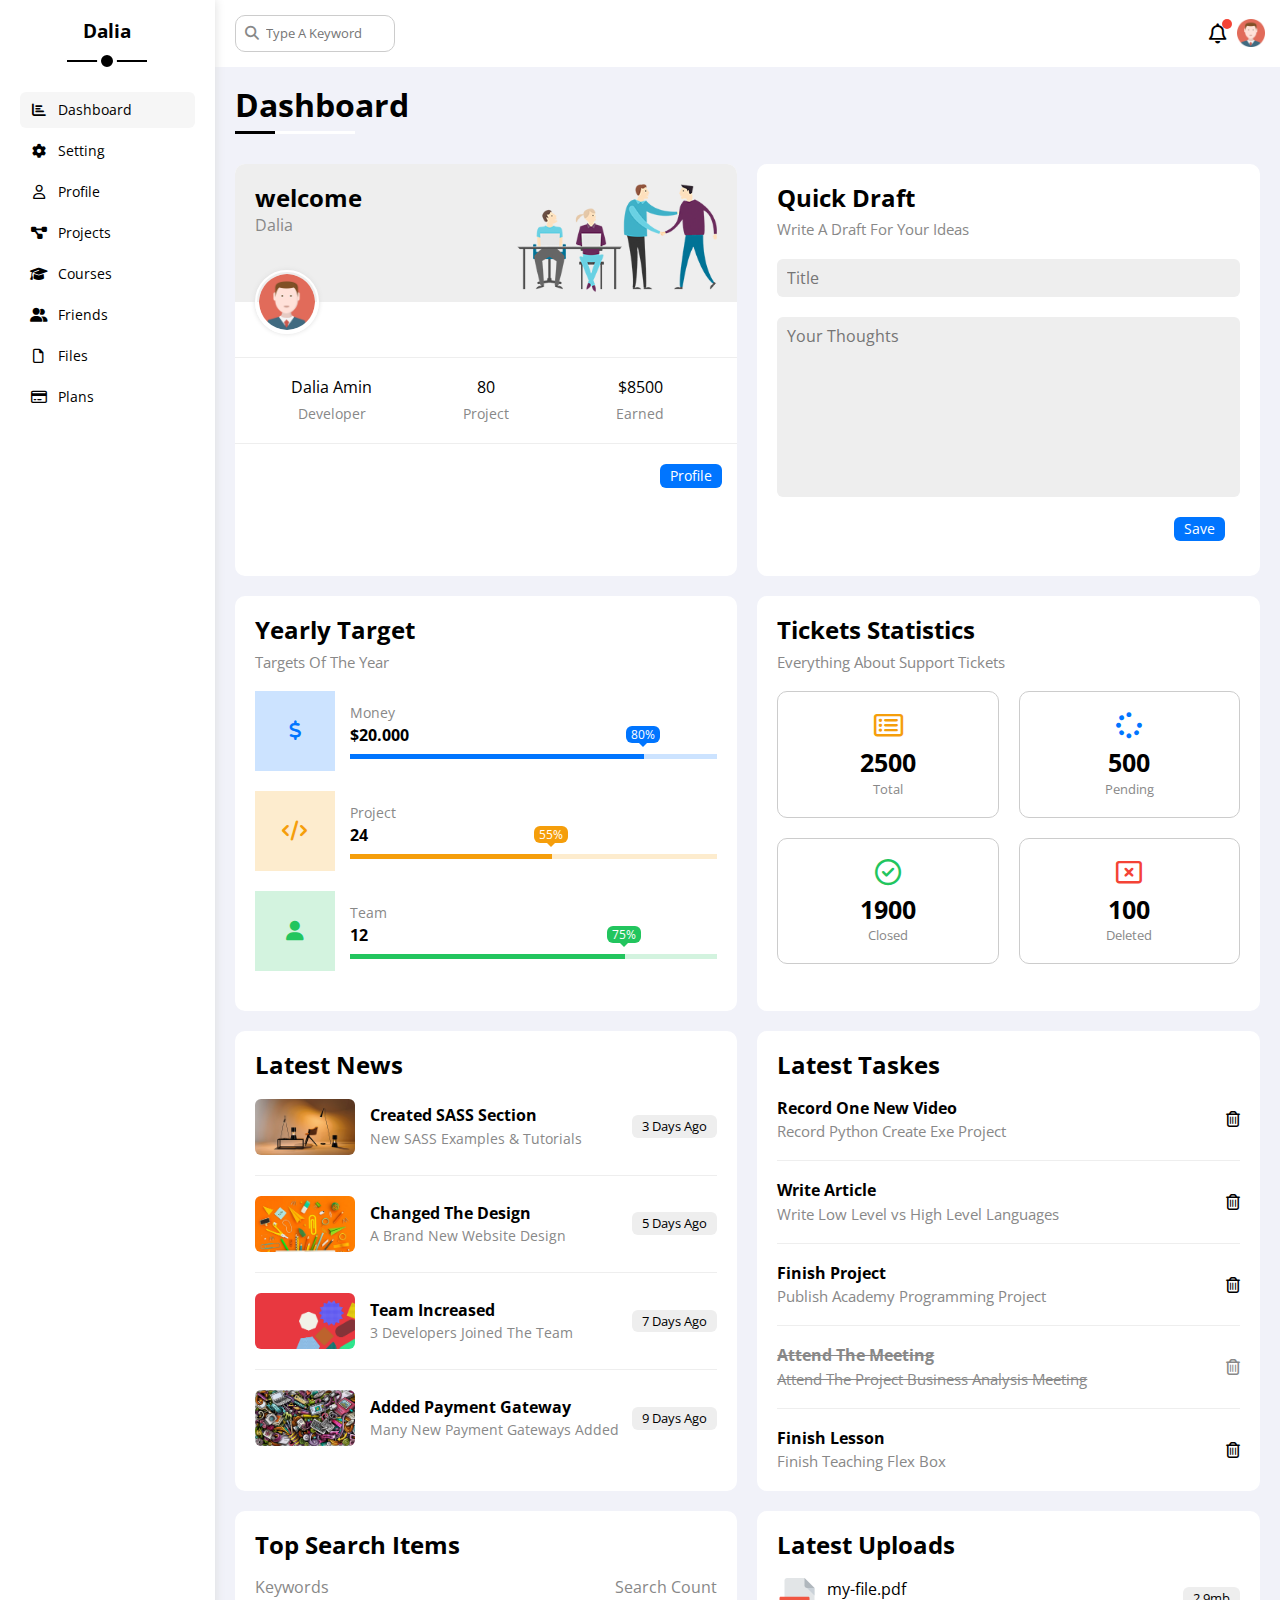
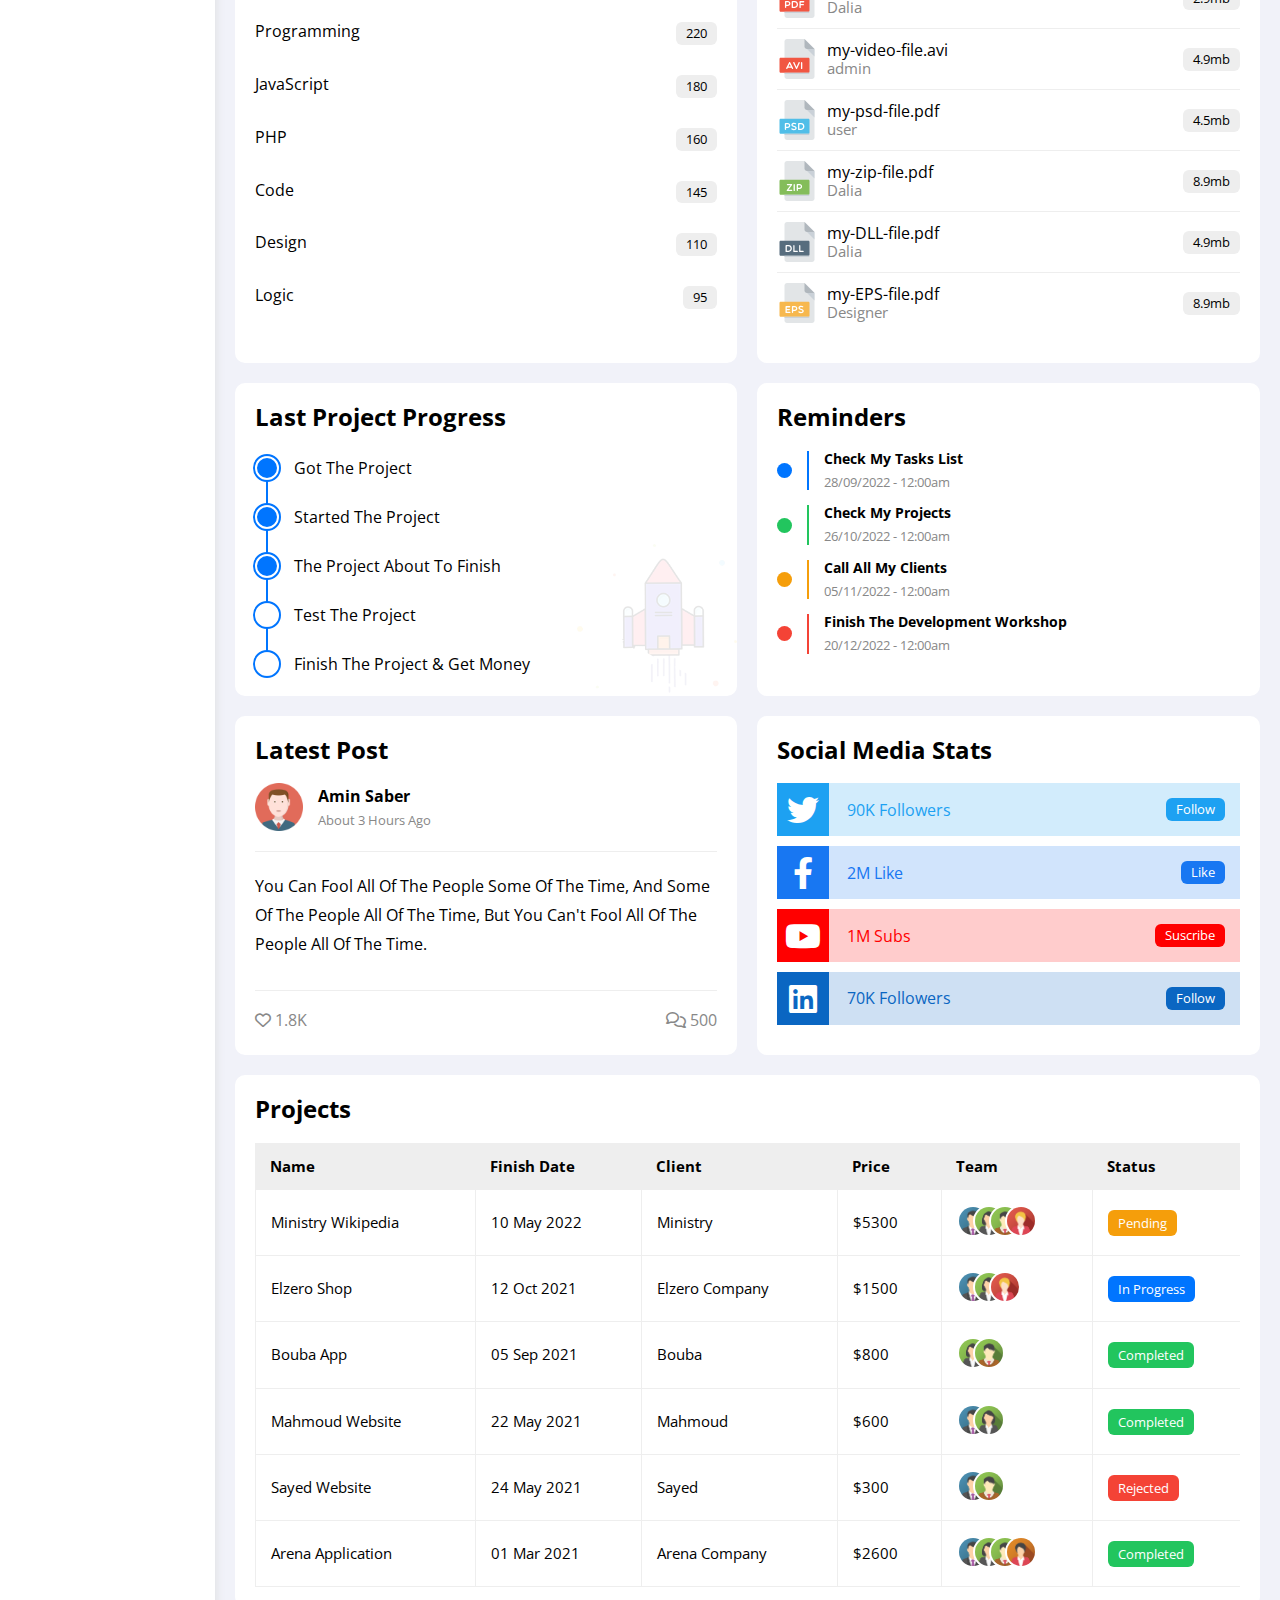
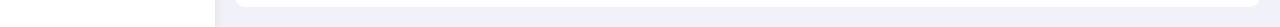
<file: index.html>
<!DOCTYPE html>
<html lang="en">
<head>
    <meta charset="UTF-8">
    <meta http-equiv="X-UA-Compatible" content="IE=edge">
    <meta name="viewport" content="width=device-width, initial-scale=1.0">
    <title>Dashboard</title>
    <!-- Font Awesome Library -->
    <link rel="stylesheet" href="CSS/all.min.css" />
    <!-- Render All Elements Normally -->
    <link rel="stylesheet" href="CSS/normalize.css" />
    <!-- Framework Library -->
    <link rel="stylesheet" href="CSS/framework.css">
    <!-- main template CSS file -->
    <link rel="stylesheet" href="CSS/master.css" />
    <!-- Google Fonts -->
    <link rel="preconnect" href="https://fonts.googleapis.com">
    <link rel="preconnect" href="https://fonts.gstatic.com" crossorigin>
    <link href="https://fonts.googleapis.com/css2?family=Open+Sans:wght@300;500&display=swap" rel="stylesheet">
</head>
<body>
    <div class="page d-flex">
        <div class="sidebar bg-white p-20 p-relative">
            <h3 class="p-relative txt-c mt-0">Dalia</h3>
            <ul>
                <li>
                    <a class="active d-flex align-center fs-14 c-black rad-6 p-10" href="index.html">
                        <i class="fa-solid fa-chart-bar fa-fw"></i>
                        <span>Dashboard</span>
                    </a>
                </li>
                <li>
                    <a class="d-flex align-center fs-14 c-black rad-6 p-10" href="settings.html">
                        <i class="fa-solid fa-gear fa-fw"></i>
                        <span>Setting</span>
                    </a>
                </li>
                <li>
                    <a class="d-flex align-center fs-14 c-black rad-6 p-10" href="Profile.html">
                        <i class="fa-regular fa-user fa-fw"></i>
                        <span>Profile</span>
                    </a>
                </li>
                <li>
                    <a class="d-flex align-center fs-14 c-black rad-6 p-10" href="Projects.html">
                        <i class="fa-solid fa-diagram-project fa-fw"></i>
                        <span>Projects</span>
                    </a>
                </li>
                <li>
                    <a class="d-flex align-center fs-14 c-black rad-6 p-10" href="Courses.html">
                        <i class="fa-solid fa-graduation-cap fa-fw"></i>
                        <span>Courses</span>
                    </a>
                </li>
                <li>
                    <a class="d-flex align-center fs-14 c-black rad-6 p-10" href="Friends.html">
                        <i class="fa-solid fa-user-group fa-fw"></i>
                        <span>Friends</span>
                    </a>
                </li>
                <li>
                    <a class="d-flex align-center fs-14 c-black rad-6 p-10" href="Files.html">
                        <i class="fa-regular fa-file fa-fw"></i>
                        <span>Files</span>
                    </a>
                </li>
                <li>
                    <a class="d-flex align-center fs-14 c-black rad-6 p-10" href="Plans.html">
                        <i class="fa-regular fa-credit-card fa-fw"></i>
                        <span>Plans</span>
                    </a>
                </li>
            </ul>
        </div>
        <div class="content w-full">
            <!-- Start Head -->
            <div class="head bg-white p-15 between-flex">
                <div class="search p-relative">
                    <input class="p-10 ml-5 rad-10" type="search" placeholder="Type A Keyword">
                </div>
                <div class="icons d-flex align-center">
                    <span class="notification p-relative">
                        <i class="fa-sharp fa-regular fa-bell fa-lg"></i>
                    </span>
                    <img src="img/avatar.png" alt="">
                </div>
            </div>
            <!-- End Head -->
            <h1 class="p-relative">Dashboard</h1>
            <div class="wrapper d-grid gap-20">
                <!-- Start Welcome Widget -->
                <div class="welcome bg-white rad-10 txt-c-mobile block-mobile">
                    <div class="intro p-20 d-flex space-between bg-eee">
                        <div>
                            <h2 class="m-0">welcome</h2>
                            <p class="c-gray mt-5">Dalia</p>
                        </div>
                        <img class="hide-mobile" src="img/welcome.png" alt="">
                    </div>
                    <img src="img/avatar.png" alt="" class="avatar">
                    <div class="body txt-c d-flex p-20 mt-20 mb-20 block-mobile">
                        <div>Dalia Amin <Span class="d-block c-gray fs-14 mt-10">Developer</Span></div>
                        <div>80 <Span class="d-block c-gray fs-14 mt-10">Project</Span></div>
                        <div>$8500 <Span class="d-block c-gray fs-14 mt-10">Earned</Span></div>
                    </div>
                    <a href="profile.html" class="visit d-block fs-14 bg-blue c-white w-fit btn-shape">Profile</a>
                </div>
                <!-- End Welcome Widget -->
                <!-- Start Quick Draft Widget -->
                <div class="quick-draft bg-white p-20 rad-10">
                    <h2 class="mt-0 mb-10">Quick Draft</h2>
                    <p class="mt-0 mb-20 c-gray fs-15">Write A Draft For Your Ideas</p>
                    <form>
                        <input class="d-block mb-20 w-full p-10 b-none bg-eee rad-6" type="text" placeholder="Title">
                        <textarea class="d-block mb-20 w-full p-10 b-none bg-eee rad-6" placeholder="Your Thoughts"></textarea>
                        <input class="save d-block fs-14 bg-blue c-white b-none w-fit btn-shape" type="submit" value="Save">
                    </form>
                </div>
                <!-- End Quick Draft Widget -->
                <!-- Start Target -->
                <div class="target bg-white p-20 rad-10">
                    <h2 class="mt-0 mb-10">Yearly Target</h2>
                    <p class="mt-0 mb-20 c-gray fs-15">Targets Of The Year</p>
                    <div class="target-row mb-20 blue center-flex">
                        <div class="icon center-flex">
                            <i class="fa-solid fa-dollar-sign fa-lg c-blue"></i>
                        </div>
                        <div class="details">
                            <span class="fs-14 c-gray">Money</span>
                            <span class="d-block mt-5 mb-10 fw-bold">$20.000</span>
                            <div class="progress p-relative">
                                <span class="bg-blue blue" style="width: 80%;">
                                    <span class="bg-blue">80%</span>
                                </span>
                            </div>
                        </div>
                    </div>
                    <div class="target-row mb-20 orange center-flex">
                        <div class="icon center-flex">
                            <i class="fa-solid fa-code fa-lg c-orange"></i>
                        </div>
                        <div class="details">
                            <span class="fs-14 c-gray">Project</span>
                            <span class="d-block mt-5 mb-10 fw-bold">24</span>
                            <div class="progress p-relative">
                                <span class="bg-orange orange" style="width: 55%;">
                                    <span class="bg-orange">55%</span>
                                </span>
                            </div>
                        </div>
                    </div>
                    <div class="target-row mb-20 green center-flex">
                        <div class="icon center-flex">
                            <i class="fa-solid fa-user fa-lg c-green"></i>
                        </div>
                        <div class="details">
                            <span class="fs-14 c-gray">Team</span>
                            <span class="d-block mt-5 mb-10 fw-bold">12</span>
                            <div class="progress p-relative">
                                <span class="bg-green green" style="width: 75%;">
                                    <span class="bg-green">75%</span>
                                </span>
                            </div>
                        </div>
                    </div>
                </div>    
                <!-- End Target -->
                <!-- Start Ticket -->
                <div class="ticket bg-white p-20 rad-10">
                    <h2 class="mt-0 mb-10">Tickets Statistics</h2>
                    <p class="mt-0 mb-20 c-gray fs-15">Everything About Support Tickets</p>
                    <div class="d-flex txt-c gap-20 f-wrap">
                        <div class="box p-20 rad-10 fs-13 c-gray">
                            <i class="fa-regular fa-rectangle-list fa-2x mb-10 c-orange"></i>
                            <span class="d-block fw-bold mb-5 fs-25 c-black">2500</span>
                            Total
                        </div>
                        <div class="box p-20 rad-10 fs-13 c-gray">
                            <i class="fa-solid fa-spinner fa-2x mb-10 c-blue"></i>
                            <span class="d-block fw-bold mb-5 fs-25 c-black">500</span>
                            Pending
                        </div>
                        <div class="box p-20 rad-10 fs-13 c-gray">
                            <i class="fa-sharp fa-regular fa-circle-check fa-2x mb-10 c-green"></i>
                            <span class="d-block fw-bold mb-5 fs-25 c-black">1900</span>
                            Closed
                        </div>
                        <div class="box p-20 rad-10 fs-13 c-gray">
                            <i class="fa-regular fa-rectangle-xmark fa-2x mb-10 c-red"></i>
                            <span class="d-block fw-bold mb-5 fs-25 c-black">100</span>
                            Deleted
                        </div>
                    </div>
                </div>
                <!-- End Ticket -->
                <!-- Start Latest News -->
                <div class="latest-news bg-white p-20 rad-10 txt-c-mobile">
                    <h2 class="mt-0 mb-20">Latest News</h2>
                    <div class="news-row d-flex align-center">
                        <img src="img/news-01.png" class="rad-6 mr-15" alt="">
                        <div class="info">
                            <h3>Created SASS Section</h3>
                            <p class="m-0 c-gray fs-14">New SASS Examples & Tutorials</p>
                        </div>
                        <div class="btn-shape bg-eee fs-15 label">3 Days Ago</div>
                    </div>
                    <div class="news-row d-flex align-center">
                        <img src="img/news-02.png" class="rad-6 mr-15" alt="">
                        <div class="info">
                            <h3>Changed The Design</h3>
                            <p class="m-0 c-gray fs-14">A Brand New Website Design</p>
                        </div>
                        <div class="btn-shape bg-eee fs-15 label">5 Days Ago</div>
                    </div>
                    <div class="news-row d-flex align-center">
                        <img src="img/news-03.png" class="rad-6 mr-15" alt="">
                        <div class="info">
                            <h3>Team Increased</h3>
                            <p class="m-0 c-gray fs-14">3 Developers Joined The Team</p>
                        </div>
                        <div class="btn-shape bg-eee fs-15 label">7 Days Ago</div>
                    </div>
                    <div class="news-row d-flex align-center">
                        <img src="img/news-04.png" class="rad-6 mr-15" alt="">
                        <div class="info">
                            <h3>Added Payment Gateway</h3>
                            <p class="m-0 c-gray fs-14">Many New Payment Gateways Added</p>
                        </div>
                        <div class="btn-shape bg-eee fs-15 label">9 Days Ago</div>
                    </div>
                </div>
                <!-- End Latest News -->
                <!-- Start Tasks -->
                <div class="latest-tasks bg-white p-20 rad-10">
                    <h2 class="mt-0 mb-20">Latest Taskes</h2>
                    <div class="tasks-row between-flex">
                        <div class="info">
                            <h3 class="fs-15 mt-0 mb-5">Record One New Video</h3>
                            <p class="m-0 fs-15 c-gray">Record Python Create Exe Project</p>
                        </div>
                        <i class="fa-regular fa-trash-can delete"></i>
                    </div>
                    <div class="tasks-row between-flex">
                        <div class="info">
                            <h3 class="fs-15 mt-0 mb-5">Write Article</h3>
                            <p class="m-0 fs-15 c-gray">Write Low Level vs High Level Languages</p>
                        </div>
                        <i class="fa-regular fa-trash-can delete"></i>
                    </div>
                    <div class="tasks-row between-flex">
                        <div class="info">
                            <h3 class="fs-15 mt-0 mb-5">Finish Project</h3>
                            <p class="m-0 fs-15 c-gray">Publish Academy Programming Project</p>
                        </div>
                        <i class="fa-regular fa-trash-can delete"></i>
                    </div>
                    <div class="tasks-row between-flex">
                        <div class="info">
                            <h3 class="fs-15 mt-0 mb-5 c-gray decoration-through">Attend The Meeting</h3>
                            <p class="m-0 fs-15 c-gray decoration-through">Attend The Project Business Analysis Meeting</p>
                        </div>
                        <i class="fa-regular fa-trash-can delete c-gray"></i>
                    </div>
                    <div class="tasks-row between-flex">
                        <div class="info">
                            <h3 class="fs-15 mt-0 mb-5">Finish Lesson</h3>
                            <p class="m-0 fs-15 c-gray">Finish Teaching Flex Box</p>
                        </div>
                        <i class="fa-regular fa-trash-can delete"></i>
                    </div>
                </div>
                <!-- End Tasks -->
                <!-- Start Top Search -->
                <div class="search bg-white p-20 rad-10">
                    <h2 class="mt-0 mb-20">Top Search Items</h2>
                    <div class="items-head d-flex space-between c-gray mb-10">
                        <div class="c-gray">Keywords</div>
                        <div class="c-gray">Search Count</div>
                    </div>
                    <div class="items d-flex space-between pt-15 pb-15">
                        <span>Programming</span>
                        <span class="btn-shape bg-eee w-fit fs-13">220</span>
                    </div>
                    <div class="items d-flex space-between pt-15 pb-15">
                        <span>JavaScript</span>
                        <span class="btn-shape bg-eee w-fit fs-13">180</span>
                    </div>
                    <div class="items d-flex space-between pt-15 pb-15">
                        <span>PHP</span>
                        <span class="btn-shape bg-eee w-fit fs-13">160</span>
                    </div>
                    <div class="items d-flex space-between pt-15 pb-15">
                        <span>Code</span>
                        <span class="btn-shape bg-eee w-fit fs-13">145</span>
                    </div>
                    <div class="items d-flex space-between pt-15 pb-15">
                        <span>Design</span>
                        <span class="btn-shape bg-eee w-fit fs-13">110</span>
                    </div>
                    <div class="items d-flex space-between pt-15 pb-15">
                        <span>Logic</span>
                        <span class="btn-shape bg-eee w-fit fs-13">95</span>
                    </div>
                </div>
                <!-- End Top Search -->
                <!-- Start Latest Uploads -->
                <div class="latest-uploads bg-white p-20 rad-10">
                    <h2 class="mt-0 mb-20">Latest Uploads</h2>
                    <ul class="m-0">
                        <li class="between-flex pb-10 mb-10">
                            <div class="d-flex align-center">
                                <img class="mr-10" src="img/pdf.svg" alt="">
                                <div>
                                    <span class="d-block">my-file.pdf</span>
                                    <span class="fs-15 c-gray">Dalia</span>
                                </div>
                            </div>
                            <div class="btn-shape bg-eee fs-13">2.9mb</div>
                        </li>
                        <li class="between-flex pb-10 mb-10">
                            <div class="d-flex align-center">
                                <img class="mr-10" src="img/avi.svg" alt="">
                                <div>
                                    <span class="d-block">my-video-file.avi</span>
                                    <span class="fs-15 c-gray">admin</span>
                                </div>
                            </div>
                            <div class="btn-shape bg-eee fs-13">4.9mb</div>
                        </li>
                        <li class="between-flex pb-10 mb-10">
                            <div class="d-flex align-center">
                                <img class="mr-10" src="img/psd.svg" alt="">
                                <div>
                                    <span class="d-block">my-psd-file.pdf</span>
                                    <span class="fs-15 c-gray">user</span>
                                </div>
                            </div>
                            <div class="btn-shape bg-eee fs-13">4.5mb</div>
                        </li>
                        <li class="between-flex pb-10 mb-10">
                            <div class="d-flex align-center">
                                <img class="mr-10" src="img/zip.svg" alt="">
                                <div>
                                    <span class="d-block">my-zip-file.pdf</span>
                                    <span class="fs-15 c-gray">Dalia</span>
                                </div>
                            </div>
                            <div class="btn-shape bg-eee fs-13">8.9mb</div>
                        </li>
                        <li class="between-flex pb-10 mb-10">
                            <div class="d-flex align-center">
                                <img class="mr-10" src="img/dll.svg" alt="">
                                <div>
                                    <span class="d-block">my-DLL-file.pdf</span>
                                    <span class="fs-15 c-gray">Dalia</span>
                                </div>
                            </div>
                            <div class="btn-shape bg-eee fs-13">4.9mb</div>
                        </li>
                        <li class="between-flex pb-10 mb-10">
                            <div class="d-flex align-center">
                                <img class="mr-10" src="img/eps.svg" alt="">
                                <div>
                                    <span class="d-block">my-EPS-file.pdf</span>
                                    <span class="fs-15 c-gray">Designer</span>
                                </div>
                            </div>
                            <div class="btn-shape bg-eee fs-13">8.9mb</div>
                        </li>
                    </ul>
                </div>
                <!-- End Latest Uploads -->
                <!-- Start Last Project Progress -->
                <div class="last-project bg-white p-20 rad-10 p-relative">
                    <h2 class="mt-0 mb-20">Last Project Progress</h2>
                    <ul class="m-0 p-relative">
                        <li class="mt-25 d-flex align-center done ">Got The Project</li>
                        <li class="mt-25 d-flex align-center done ">Started The Project</li>
                        <li class="mt-25 d-flex align-center done ">The Project About To Finish</li>
                        <li class="mt-25 d-flex align-center current ">Test The Project</li>
                        <li class="mt-25 d-flex align-center">Finish The Project & Get Money</li>
                    </ul>
                    <img class="launch-icon hide-mobile" src="img/project.png" alt="">
                </div>
                <!-- End Last Project Progress -->
                <!-- Start Reminders -->
                <div class="reminders bg-white p-20 rad-10 p-relative">
                    <h2 class="mt-0 mb-25">Reminders</h2>
                    <ul class="m-0">
                        <li class="d-flex align-center mt-15">
                            <span class="key bg-blue mr-15 d-block rad-half"></span>
                            <div class="pl-15 blue">
                                <p class="fs-14 fw-bold mt-0 mb-5">Check My Tasks List</p>
                                <span class="fs-13 c-gray">28/09/2022 - 12:00am</span>
                            </div>
                        </li>
                        <li class="d-flex align-center mt-15">
                            <span class="key bg-green mr-15 d-block rad-half"></span>
                            <div class="pl-15 green">
                                <p class="fs-14 fw-bold mt-0 mb-5">Check My Projects</p>
                                <span class="fs-13 c-gray">26/10/2022 - 12:00am</span>
                            </div>
                        </li>
                        <li class="d-flex align-center mt-15">
                            <span class="key bg-orange mr-15 d-block rad-half"></span>
                            <div class="pl-15 orange">
                                <p class="fs-14 fw-bold mt-0 mb-5">Call All My Clients</p>
                                <span class="fs-13 c-gray">05/11/2022 - 12:00am</span>
                            </div>
                        </li>
                        <li class="d-flex align-center mt-15">
                            <span class="key bg-red mr-15 d-block rad-half"></span>
                            <div class="pl-15 red">
                                <p class="fs-14 fw-bold mt-0 mb-5">Finish The Development Workshop</p>
                                <span class="fs-13 c-gray">20/12/2022 - 12:00am</span>
                            </div>
                        </li>
                    </ul>
                </div>
                <!-- End Reminders -->
                <!-- Start Posts -->
                <div class="latest-posts bg-white p-20 rad-10 p-relative">
                    <h2 class="mt-0 mb-25">Latest Post</h2>
                    <div class="top d-flex align-center">
                        <img class="avatar mr-15" src="img/avatar.png" alt="">
                        <div class="info">
                            <span class="d-block mb-5 fw-bold">Amin Saber</span>
                            <span class="c-gray fs-13">About 3 Hours Ago</span>
                        </div>
                    </div>
                    <div class="post-content txt-c-mobile pt-20 pb-20 mt-20 mb-20">
                        You Can Fool All Of The People Some Of The Time, And Some Of The People All Of The Time, But
                        You Can't Fool All Of The People All Of The Time.
                    </div>
                    <div class="post-stats between-flex c-gray">
                        <div>
                            <i class="fa-regular fa-heart"></i>
                            <span>1.8K</span>
                        </div>
                        <div>
                            <i class="fa-regular fa-comments"></i>
                            <span>500</span>
                        </div>
                    </div>
                </div>
                <!-- End Posts -->
                <!-- Start Social Media Stats -->
                <div class="social-media bg-white p-20 rad-10 p-relative">
                    <h2 class="mt-0 mb-25">Social Media Stats</h2>
                    <div class="box twitter p-15 p-relative mb-10 between-flex">
                        <i class="fa-brands fa-twitter fa-2x c-white h-full center-flex"></i>
                        <span>90K Followers</span>
                        <a class="fs-13 c-white btn-shape" href="#">Follow</a>
                    </div>
                    <div class="box facebook p-15 p-relative mb-10 between-flex">
                        <i class="fa-brands fa-facebook-f fa-2x c-white h-full center-flex"></i>
                        <span>2M Like</span>
                        <a class="fs-13 c-white btn-shape" href="#">Like</a>
                    </div>
                    <div class="box youtube p-15 p-relative mb-10 between-flex">
                        <i class="fa-brands fa-youtube fa-2x c-white h-full center-flex"></i>
                        <span>1M Subs</span>
                        <a class="fs-13 c-white btn-shape" href="#">Suscribe</a>
                    </div>
                    <div class="box linkedin p-15 p-relative mb-10 between-flex">
                        <i class="fa-brands fa-linkedin fa-2x c-white h-full center-flex"></i>
                        <span>70K Followers</span>
                        <a class="fs-13 c-white btn-shape" href="#">Follow</a>
                    </div>
                </div>
                <!-- End Social Media Stats -->
            </div>
            <!-- Start Projects Table -->
        <div class="projects p-20 bg-white rad-10 m-20">
            <h2 class="mt-0 mb-20">Projects</h2>
            <div class="responsive-table">
              <table class="fs-15 w-full">
                <thead>
                  <tr>
                    <td>Name</td>
                    <td>Finish Date</td>
                    <td>Client</td>
                    <td>Price</td>
                    <td>Team</td>
                    <td>Status</td>
                  </tr>
                </thead>
                <tbody>
                  <tr>
                    <td>Ministry Wikipedia</td>
                    <td>10 May 2022</td>
                    <td>Ministry</td>
                    <td>$5300</td>
                    <td>
                      <img decoding="async" src="img/team-01.png" alt="" />
                      <img decoding="async" src="img/team-02.png" alt="" />
                      <img decoding="async" src="img/team-03.png" alt="" />
                      <img decoding="async" src="img/team-05.png" alt="" />
                    </td>
                    <td>
                      <span class="label btn-shape bg-orange c-white">Pending</span>
                    </td>
                  </tr>
                  <tr>
                    <td>Elzero Shop</td>
                    <td>12 Oct 2021</td>
                    <td>Elzero Company</td>
                    <td>$1500</td>
                    <td>
                      <img decoding="async" src="img/team-01.png" alt="" />
                      <img decoding="async" src="img/team-02.png" alt="" />
                      <img decoding="async" src="img/team-05.png" alt="" />
                    </td>
                    <td><span class="label btn-shape bg-blue c-white">In Progress</span></td>
                  </tr>
                  <tr>
                    <td>Bouba App</td>
                    <td>05 Sep 2021</td>
                    <td>Bouba</td>
                    <td>$800</td>
                    <td>
                      <img decoding="async" src="img/team-02.png" alt="" />
                      <img decoding="async" src="img/team-03.png" alt="" />
                    </td>
                    <td><span class="label btn-shape bg-green c-white">Completed</span></td>
                  </tr>
                  <tr>
                    <td>Mahmoud Website</td>
                    <td>22 May 2021</td>
                    <td>Mahmoud</td>
                    <td>$600</td>
                    <td>
                      <img decoding="async" src="img/team-01.png" alt="" />
                      <img decoding="async" src="img/team-02.png" alt="" />
                    </td>
                    <td><span class="label btn-shape bg-green c-white">Completed</span></td>
                  </tr>
                  <tr>
                    <td>Sayed Website</td>
                    <td>24 May 2021</td>
                    <td>Sayed</td>
                    <td>$300</td>
                    <td>
                      <img decoding="async" src="img/team-01.png" alt="" />
                      <img decoding="async" src="img/team-03.png" alt="" />
                    </td>
                    <td><span class="label btn-shape bg-red c-white">Rejected</span></td>
                  </tr>
                  <tr>
                    <td>Arena Application</td>
                    <td>01 Mar 2021</td>
                    <td>Arena Company</td>
                    <td>$2600</td>
                    <td>
                      <img decoding="async" src="img/team-01.png" alt="" />
                      <img decoding="async" src="img/team-02.png" alt="" />
                      <img decoding="async" src="img/team-03.png" alt="" />
                      <img decoding="async" src="img/team-04.png" alt="" />
                    </td>
                    <td><span class="label btn-shape bg-green c-white">Completed</span></td>
                  </tr>
                </tbody>
              </table>
            </div>
          </div>
          <!-- End Projects Table -->
        </div>
    </div>
</body>
</html>
</file>
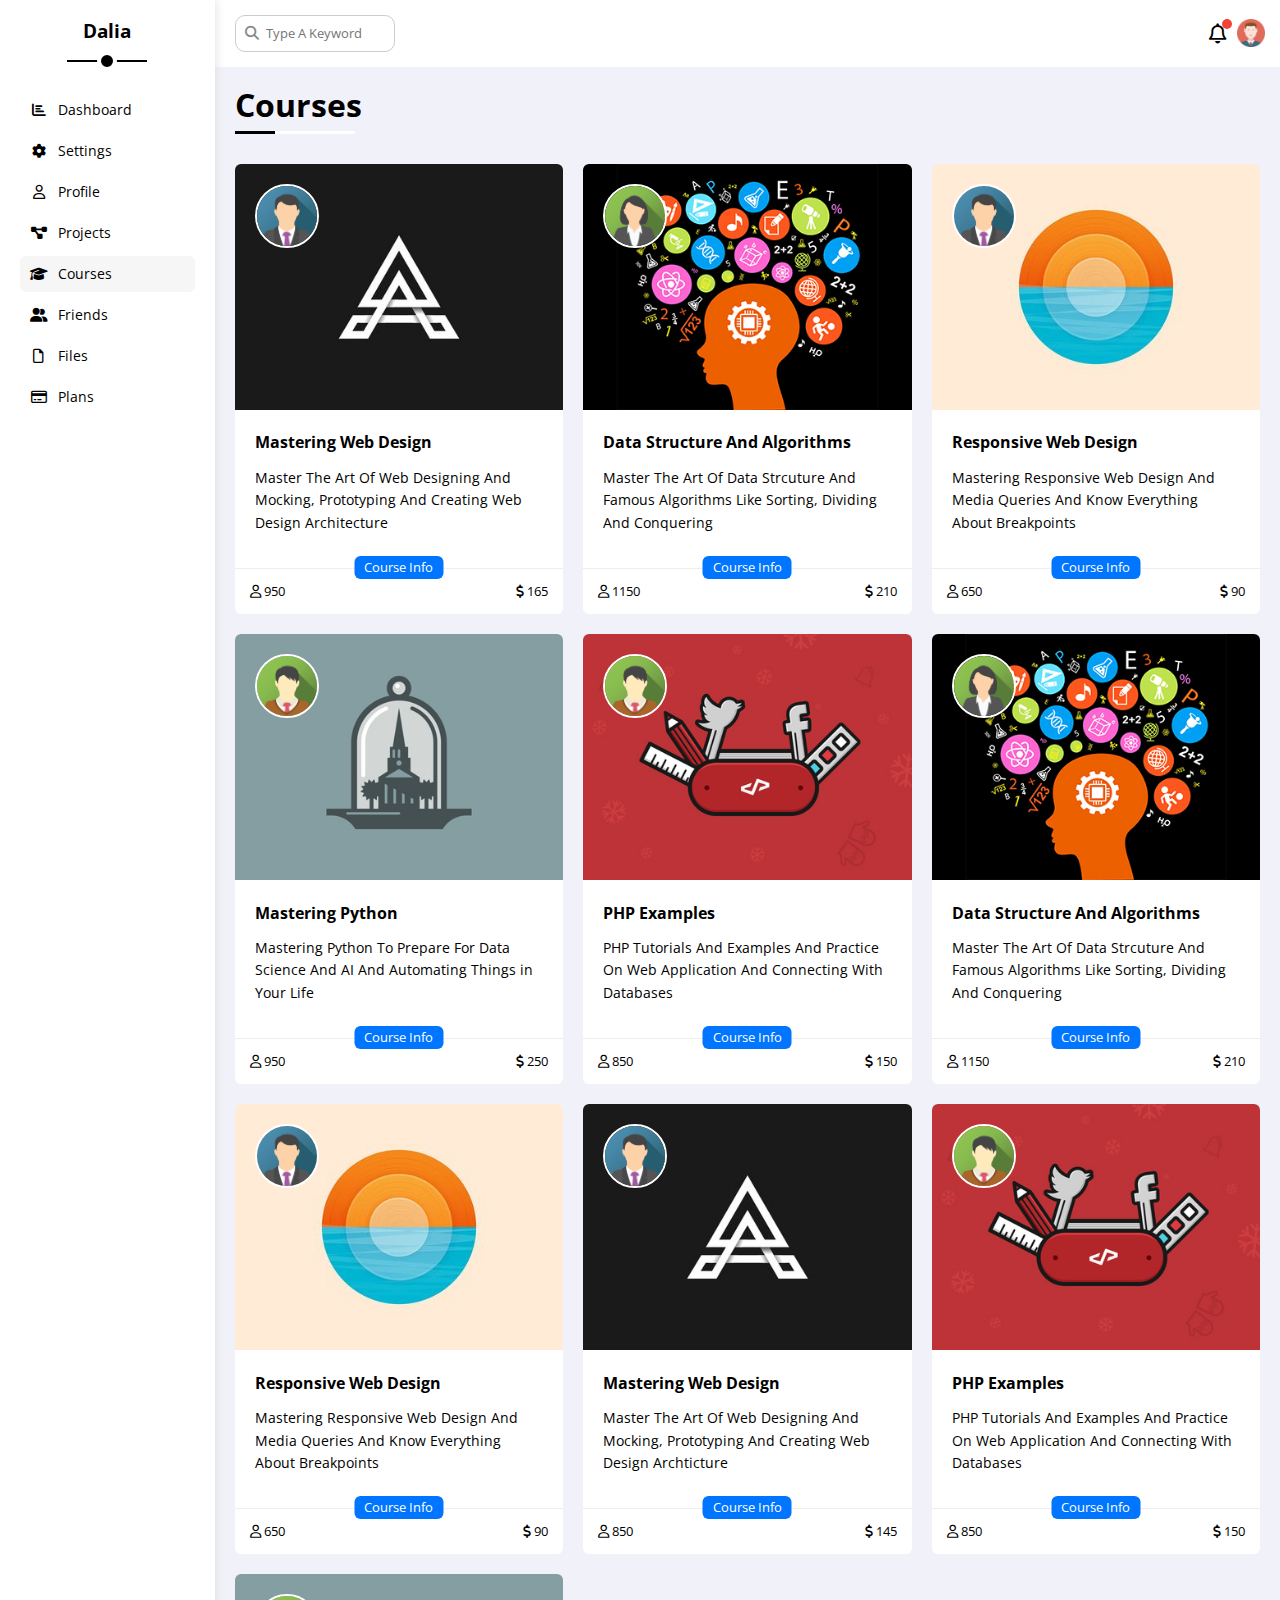
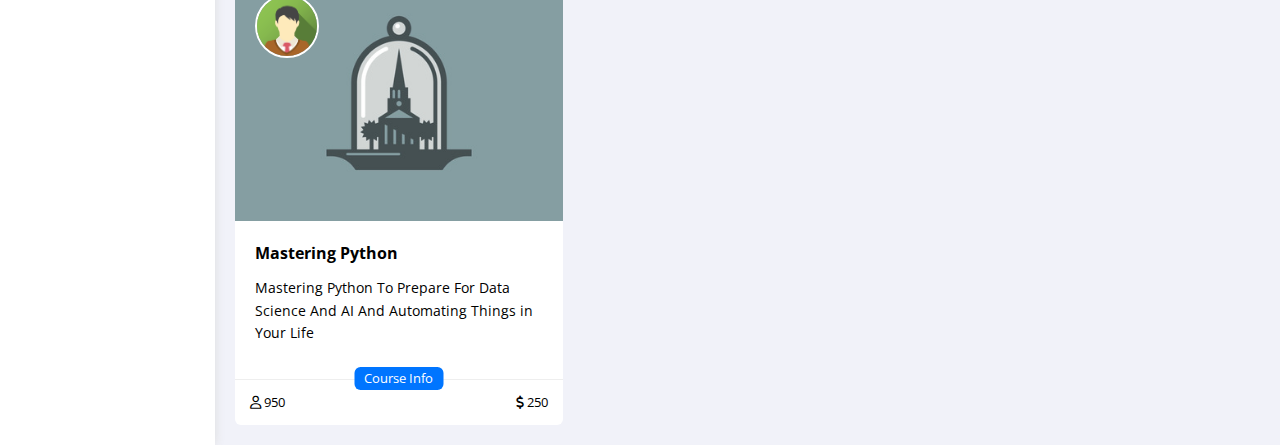
<file: courses.html>
<!DOCTYPE html>
<html lang="en">
<head>
    <meta charset="UTF-8">
    <meta http-equiv="X-UA-Compatible" content="IE=edge">
    <meta name="viewport" content="width=device-width, initial-scale=1.0">
    <title>Courses</title>
    <!-- Font Awesome Library -->
    <link rel="stylesheet" href="CSS/all.min.css" />
    <!-- Render All Elements Normally -->
    <link rel="stylesheet" href="CSS/normalize.css" />
    <!-- Framework Library -->
    <link rel="stylesheet" href="CSS/framework.css">
    <!-- main template CSS file -->
    <link rel="stylesheet" href="CSS/master.css" />
    <!-- Google Fonts -->
    <link rel="preconnect" href="https://fonts.googleapis.com">
    <link rel="preconnect" href="https://fonts.gstatic.com" crossorigin>
    <link href="https://fonts.googleapis.com/css2?family=Open+Sans:wght@300;500&display=swap" rel="stylesheet">
</head>
<body>
    <div class="page d-flex">
        <div class="sidebar bg-white p-20 p-relative">
            <h3 class="p-relative txt-c mt-0">Dalia</h3>
            <ul>
                <li>
                    <a class="d-flex align-center fs-14 c-black rad-6 p-10" href="index.html">
                        <i class="fa-solid fa-chart-bar fa-fw"></i>
                        <span>Dashboard</span>
                    </a>
                </li>
                <li>
                    <a class="d-flex align-center fs-14 c-black rad-6 p-10" href="settings.html">
                        <i class="fa-solid fa-gear fa-fw"></i>
                        <span>Settings</span>
                    </a>
                </li>
                <li>
                    <a class="d-flex align-center fs-14 c-black rad-6 p-10" href="Profile.html">
                        <i class="fa-regular fa-user fa-fw"></i>
                        <span>Profile</span>
                    </a>
                </li>
                <li>
                    <a class="d-flex align-center fs-14 c-black rad-6 p-10" href="projects.html">
                        <i class="fa-solid fa-diagram-project fa-fw"></i>
                        <span>Projects</span>
                    </a>
                </li>
                <li>
                    <a class="active d-flex align-center fs-14 c-black rad-6 p-10" href="courses.html">
                        <i class="fa-solid fa-graduation-cap fa-fw"></i>
                        <span>Courses</span>
                    </a>
                </li>
                <li>
                    <a class="d-flex align-center fs-14 c-black rad-6 p-10" href="friends.html">
                        <i class="fa-solid fa-user-group fa-fw"></i>
                        <span>Friends</span>
                    </a>
                </li>
                <li>
                    <a class="d-flex align-center fs-14 c-black rad-6 p-10" href="files.html">
                        <i class="fa-regular fa-file fa-fw"></i>
                        <span>Files</span>
                    </a>
                </li>
                <li>
                    <a class="d-flex align-center fs-14 c-black rad-6 p-10" href="plans.html">
                        <i class="fa-regular fa-credit-card fa-fw"></i>
                        <span>Plans</span>
                    </a>
                </li>
            </ul>
        </div>
        <div class="content w-full">
            <!-- Start Head -->
            <div class="head bg-white p-15 between-flex">
                <div class="search p-relative">
                    <input class="p-10 ml-5 rad-10" type="search" placeholder="Type A Keyword">
                </div>
                <div class="icons d-flex align-center">
                    <span class="notification p-relative">
                        <i class="fa-sharp fa-regular fa-bell fa-lg"></i>
                    </span>
                    <img src="img/avatar.png" alt="">
                </div>
            </div>
            <!-- End Head -->
            <h1 class="p-relative">Courses</h1>
            <div class="courses-page d-grid m-20 gap-20">
              <div class="course bg-white rad-6 p-relative">
                <img class="cover" src="img/course-01.jpg" alt="" />
                <img class="instructor" src="img/team-01.png" alt="" />
                <div class="p-20">
                  <h4 class="m-0">Mastering Web Design</h4>
                  <p class="description c-grey mt-15 fs-14">
                    Master The Art Of Web Designing And Mocking, Prototyping And Creating Web Design Architecture
                  </p>
                </div>
                <div class="info p-15 p-relative between-flex">
                  <span class="title bg-blue c-white btn-shape">Course Info</span>
                  <span class="c-grey">
                    <i class="fa-regular fa-user"></i>
                    950
                  </span>
                  <span class="c-grey">
                    <i class="fa-solid fa-dollar-sign"></i>
                    165
                  </span>
                </div>
              </div>
              <div class="course bg-white rad-6 p-relative">
                <img class="cover" src="img/course-02.jpg" alt="" />
                <img class="instructor" src="img/team-02.png" alt="" />
                <div class="p-20">
                  <h4 class="m-0">Data Structure And Algorithms</h4>
                  <p class="description c-grey mt-15 fs-14">
                    Master The Art Of Data Strcuture And Famous Algorithms Like Sorting, Dividing And Conquering
                  </p>
                </div>
                <div class="info p-15 p-relative between-flex">
                  <span class="title bg-blue c-white btn-shape">Course Info</span>
                  <span class="c-grey"> <i class="fa-regular fa-user"></i> 1150</span>
                  <span class="c-grey"><i class="fa-solid fa-dollar-sign"></i> 210</span>
                </div>
              </div>
              <div class="course bg-white rad-6 p-relative">
                <img class="cover" src="img/course-03.jpg" alt="" />
                <img class="instructor" src="img/team-01.png" alt="" />
                <div class="p-20">
                  <h4 class="m-0">Responsive Web Design</h4>
                  <p class="description c-grey mt-15 fs-14">
                    Mastering Responsive Web Design And Media Queries And Know Everything About Breakpoints
                  </p>
                </div>
                <div class="info p-15 p-relative between-flex">
                  <span class="title bg-blue c-white btn-shape">Course Info</span>
                  <span class="c-grey"> <i class="fa-regular fa-user"></i> 650</span>
                  <span class="c-grey"><i class="fa-solid fa-dollar-sign"></i> 90</span>
                </div>
              </div>
              <div class="course bg-white rad-6 p-relative">
                <img class="cover" src="img/course-04.jpg" alt="" />
                <img class="instructor" src="img/team-03.png" alt="" />
                <div class="p-20">
                  <h4 class="m-0">Mastering Python</h4>
                  <p class="description c-grey mt-15 fs-14">
                    Mastering Python To Prepare For Data Science And AI And Automating Things in Your Life
                  </p>
                </div>
                <div class="info p-15 p-relative between-flex">
                  <span class="title bg-blue c-white btn-shape">Course Info</span>
                  <span class="c-grey"> <i class="fa-regular fa-user"></i> 950</span>
                  <span class="c-grey"><i class="fa-solid fa-dollar-sign"></i> 250</span>
                </div>
              </div>
              <div class="course bg-white rad-6 p-relative">
                <img class="cover" src="img/course-05.jpg" alt="" />
                <img class="instructor" src="img/team-03.png" alt="" />
                <div class="p-20">
                  <h4 class="m-0">PHP Examples</h4>
                  <p class="description c-grey mt-15 fs-14">
                    PHP Tutorials And Examples And Practice On Web Application And Connecting With Databases
                  </p>
                </div>
                <div class="info p-15 p-relative between-flex">
                  <span class="title bg-blue c-white btn-shape">Course Info</span>
                  <span class="c-grey"> <i class="fa-regular fa-user"></i> 850</span>
                  <span class="c-grey"><i class="fa-solid fa-dollar-sign"></i> 150</span>
                </div>
              </div>
              <div class="course bg-white rad-6 p-relative">
                <img class="cover" src="img/course-02.jpg" alt="" />
                <img class="instructor" src="img/team-02.png" alt="" />
                <div class="p-20">
                  <h4 class="m-0">Data Structure And Algorithms</h4>
                  <p class="description c-grey mt-15 fs-14">
                    Master The Art Of Data Strcuture And Famous Algorithms Like Sorting, Dividing And Conquering
                  </p>
                </div>
                <div class="info p-15 p-relative between-flex">
                  <span class="title bg-blue c-white btn-shape">Course Info</span>
                  <span class="c-grey"> <i class="fa-regular fa-user"></i> 1150</span>
                  <span class="c-grey"><i class="fa-solid fa-dollar-sign"></i> 210</span>
                </div>
              </div>
              <div class="course bg-white rad-6 p-relative">
                <img class="cover" src="img/course-03.jpg" alt="" />
                <img class="instructor" src="img/team-01.png" alt="" />
                <div class="p-20">
                  <h4 class="m-0">Responsive Web Design</h4>
                  <p class="description c-grey mt-15 fs-14">
                    Mastering Responsive Web Design And Media Queries And Know Everything About Breakpoints
                  </p>
                </div>
                <div class="info p-15 p-relative between-flex">
                  <span class="title bg-blue c-white btn-shape">Course Info</span>
                  <span class="c-grey"> <i class="fa-regular fa-user"></i> 650</span>
                  <span class="c-grey"><i class="fa-solid fa-dollar-sign"></i> 90</span>
                </div>
              </div>
              <div class="course bg-white rad-6 p-relative">
                <img class="cover" src="img/course-01.jpg" alt="" />
                <img class="instructor" src="img/team-01.png" alt="" />
                <div class="p-20">
                  <h4 class="m-0">Mastering Web Design</h4>
                  <p class="description c-grey mt-15 fs-14">
                    Master The Art Of Web Designing And Mocking, Prototyping And Creating Web Design Archticture
                  </p>
                </div>
                <div class="info p-15 p-relative between-flex">
                  <span class="title bg-blue c-white btn-shape">Course Info</span>
                  <span class="c-grey"> <i class="fa-regular fa-user"></i> 850</span>
                  <span class="c-grey"><i class="fa-solid fa-dollar-sign"></i> 145</span>
                </div>
              </div>
              <div class="course bg-white rad-6 p-relative">
                <img class="cover" src="img/course-05.jpg" alt="" />
                <img class="instructor" src="img/team-03.png" alt="" />
                <div class="p-20">
                  <h4 class="m-0">PHP Examples</h4>
                  <p class="description c-grey mt-15 fs-14">
                    PHP Tutorials And Examples And Practice On Web Application And Connecting With Databases
                  </p>
                </div>
                <div class="info p-15 p-relative between-flex">
                  <span class="title bg-blue c-white btn-shape">Course Info</span>
                  <span class="c-grey"> <i class="fa-regular fa-user"></i> 850</span>
                  <span class="c-grey"><i class="fa-solid fa-dollar-sign"></i> 150</span>
                </div>
              </div>
              <div class="course bg-white rad-6 p-relative">
                <img class="cover" src="img/course-04.jpg" alt="" />
                <img class="instructor" src="img/team-03.png" alt="" />
                <div class="p-20">
                  <h4 class="m-0">Mastering Python</h4>
                  <p class="description c-grey mt-15 fs-14">
                    Mastering Python To Prepare For Data Science And AI And Automating Things in Your Life
                  </p>
                </div>
                <div class="info p-15 p-relative between-flex">
                  <span class="title bg-blue c-white btn-shape">Course Info</span>
                  <span class="c-grey">
                     <i class="fa-regular fa-user"></i> 950
                  </span>
                  <span class="c-grey">
                    <i class="fa-solid fa-dollar-sign"></i>
                     250
                    </span>
                </div>
              </div>
            </div>
          </div>
        </div>
      </body>
    </html>
</file>
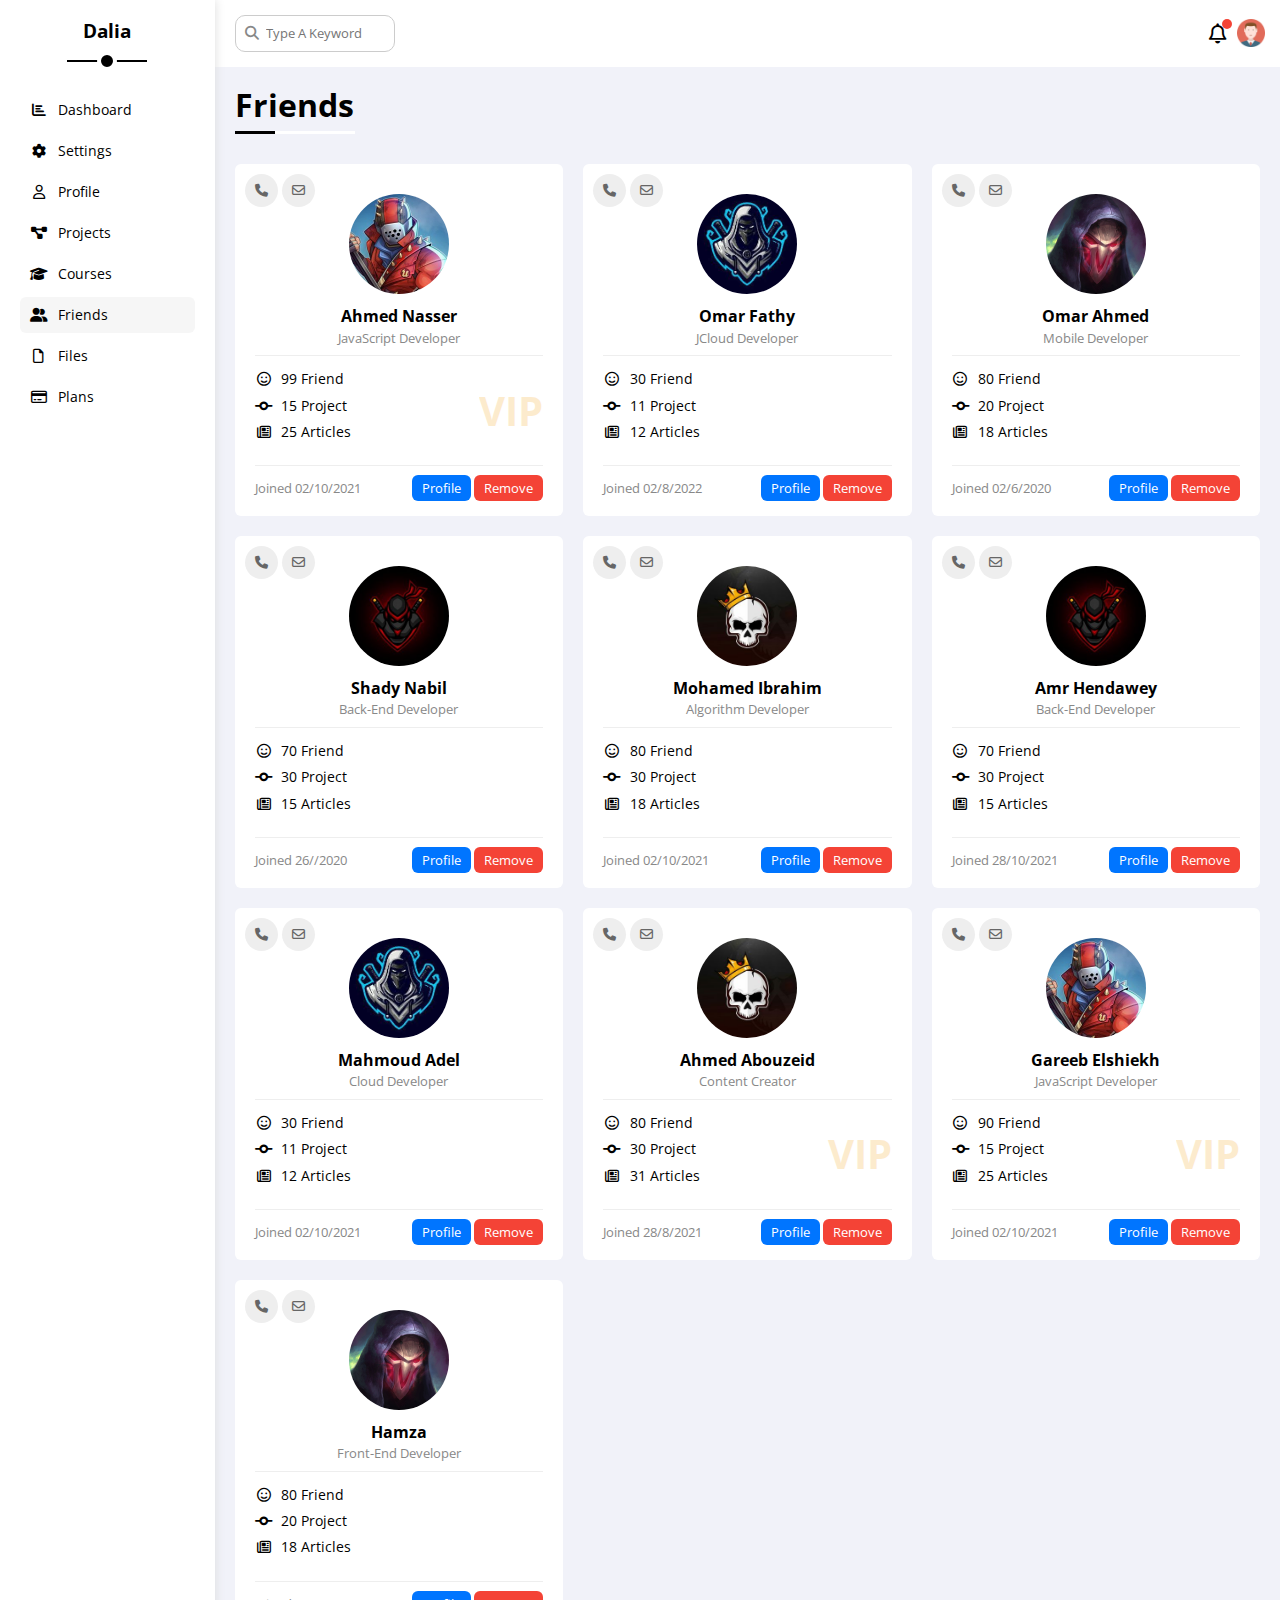
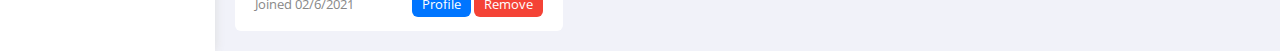
<file: friends.html>
<!DOCTYPE html>
<html lang="en">
<head>
    <meta charset="UTF-8">
    <meta http-equiv="X-UA-Compatible" content="IE=edge">
    <meta name="viewport" content="width=device-width, initial-scale=1.0">
    <title>Friends</title>
    <!-- Font Awesome Library -->
    <link rel="stylesheet" href="CSS/all.min.css" />
    <!-- Render All Elements Normally -->
    <link rel="stylesheet" href="CSS/normalize.css" />
    <!-- Framework Library -->
    <link rel="stylesheet" href="CSS/framework.css">
    <!-- main template CSS file -->
    <link rel="stylesheet" href="CSS/master.css" />
    <!-- Google Fonts -->
    <link rel="preconnect" href="https://fonts.googleapis.com">
    <link rel="preconnect" href="https://fonts.gstatic.com" crossorigin>
    <link href="https://fonts.googleapis.com/css2?family=Open+Sans:wght@300;500&display=swap" rel="stylesheet">
</head>
<body>
    <div class="page d-flex">
        <div class="sidebar bg-white p-20 p-relative">
            <h3 class="p-relative txt-c mt-0">Dalia</h3>
            <ul>
                <li>
                    <a class="d-flex align-center fs-14 c-black rad-6 p-10" href="index.html">
                        <i class="fa-solid fa-chart-bar fa-fw"></i>
                        <span>Dashboard</span>
                    </a>
                </li>
                <li>
                    <a class="d-flex align-center fs-14 c-black rad-6 p-10" href="settings.html">
                        <i class="fa-solid fa-gear fa-fw"></i>
                        <span>Settings</span>
                    </a>
                </li>
                <li>
                    <a class="d-flex align-center fs-14 c-black rad-6 p-10" href="Profile.html">
                        <i class="fa-regular fa-user fa-fw"></i>
                        <span>Profile</span>
                    </a>
                </li>
                <li>
                    <a class="d-flex align-center fs-14 c-black rad-6 p-10" href="projects.html">
                        <i class="fa-solid fa-diagram-project fa-fw"></i>
                        <span>Projects</span>
                    </a>
                </li>
                <li>
                    <a class="d-flex align-center fs-14 c-black rad-6 p-10" href="courses.html">
                        <i class="fa-solid fa-graduation-cap fa-fw"></i>
                        <span>Courses</span>
                    </a>
                </li>
                <li>
                    <a class="active d-flex align-center fs-14 c-black rad-6 p-10" href="friends.html">
                        <i class="fa-solid fa-user-group fa-fw"></i>
                        <span>Friends</span>
                    </a>
                </li>
                <li>
                    <a class="d-flex align-center fs-14 c-black rad-6 p-10" href="files.html">
                        <i class="fa-regular fa-file fa-fw"></i>
                        <span>Files</span>
                    </a>
                </li>
                <li>
                    <a class="d-flex align-center fs-14 c-black rad-6 p-10" href="plans.html">
                        <i class="fa-regular fa-credit-card fa-fw"></i>
                        <span>Plans</span>
                    </a>
                </li>
            </ul>
        </div>
        <div class="content w-full">
            <!-- Start Head -->
            <div class="head bg-white p-15 between-flex">
                <div class="search p-relative">
                    <input class="p-10 ml-5 rad-10" type="search" placeholder="Type A Keyword">
                </div>
                <div class="icons d-flex align-center">
                    <span class="notification p-relative">
                        <i class="fa-sharp fa-regular fa-bell fa-lg"></i>
                    </span>
                    <img src="img/avatar.png" alt="">
                </div>
            </div>
            <!-- End Head -->
            <h1 class="p-relative">Friends</h1>
            <div class="friends-page d-grid m-20 gap-20">
                <div class="friend bg-white rad-6 p-20 p-relative">
                    <div class="contact">
                        <i class="fa-solid fa-phone"></i>
                        <i class="fa-regular fa-envelope"></i>
                    </div>
                    <div class="txt-c">
                        <img class="rad-half mt-10 mb-10 w-100 h-100" src="img/friend-01.jpg" alt="">
                        <h4 class="m-0">Ahmed Nasser</h4>
                        <p class="c-gray fs-13 mt-5 mb-0">JavaScript Developer</p>
                    </div>
                    <div class="icons fs-14 p-relative">
                        <div class="mb-10">
                            <i class="fa-regular fa-face-smile fa-fw"></i>
                            <span>99 Friend</span>
                        </div>
                        <div class="mb-10">
                            <i class="fa-solid fa-code-commit fa-fw"></i>
                            <span>15 Project</span>
                        </div>
                        <div class="mb-10">
                            <i class="fa-regular fa-newspaper fa-fw"></i>
                            <span>25 Articles</span>
                        </div>
                        <span class="vip fw-bold c-orange">VIP</span>
                    </div>
                    <div class="info between-flex fs-13">
                        <span class="c-gray">Joined 02/10/2021</span>
                        <div>
                            <a class="bg-blue c-white btn-shape" href="profile.html">Profile</a>
                            <a class="bg-red c-white btn-shape" href="#">Remove</a>
                        </div>
                    </div>
                </div>
                <div class="friend bg-white rad-6 p-20 p-relative">
                    <div class="contact">
                        <i class="fa-solid fa-phone"></i>
                        <i class="fa-regular fa-envelope"></i>
                    </div>
                    <div class="txt-c">
                        <img class="rad-half mt-10 mb-10 w-100 h-100" src="img/friend-02.jpg" alt="">
                        <h4 class="m-0">Omar Fathy</h4>
                        <p class="c-gray fs-13 mt-5 mb-0">JCloud Developer</p>
                    </div>
                    <div class="icons fs-14 p-relative">
                        <div class="mb-10">
                            <i class="fa-regular fa-face-smile fa-fw"></i>
                            <span>30 Friend</span>
                        </div>
                        <div class="mb-10">
                            <i class="fa-solid fa-code-commit fa-fw"></i>
                            <span>11 Project</span>
                        </div>
                        <div class="mb-10">
                            <i class="fa-regular fa-newspaper fa-fw"></i>
                            <span>12 Articles</span>
                        </div>
                    </div>
                    <div class="info between-flex fs-13">
                        <span class="c-gray">Joined 02/8/2022</span>
                        <div>
                            <a class="bg-blue c-white btn-shape" href="profile.html">Profile</a>
                            <a class="bg-red c-white btn-shape" href="#">Remove</a>
                        </div>
                    </div>
                </div>
                <div class="friend bg-white rad-6 p-20 p-relative">
                    <div class="contact">
                        <i class="fa-solid fa-phone"></i>
                        <i class="fa-regular fa-envelope"></i>
                    </div>
                    <div class="txt-c">
                        <img class="rad-half mt-10 mb-10 w-100 h-100" src="img/friend-03.jpg" alt="">
                        <h4 class="m-0">Omar Ahmed</h4>
                        <p class="c-gray fs-13 mt-5 mb-0">Mobile Developer</p>
                    </div>
                    <div class="icons fs-14 p-relative">
                        <div class="mb-10">
                            <i class="fa-regular fa-face-smile fa-fw"></i>
                            <span>80 Friend</span>
                        </div>
                        <div class="mb-10">
                            <i class="fa-solid fa-code-commit fa-fw"></i>
                            <span>20 Project</span>
                        </div>
                        <div class="mb-10">
                            <i class="fa-regular fa-newspaper fa-fw"></i>
                            <span>18 Articles</span>
                        </div>
                    </div>
                    <div class="info between-flex fs-13">
                        <span class="c-gray">Joined 02/6/2020</span>
                        <div>
                            <a class="bg-blue c-white btn-shape" href="profile.html">Profile</a>
                            <a class="bg-red c-white btn-shape" href="#">Remove</a>
                        </div>
                    </div>
                </div>
                <div class="friend bg-white rad-6 p-20 p-relative">
                    <div class="contact">
                        <i class="fa-solid fa-phone"></i>
                        <i class="fa-regular fa-envelope"></i>
                    </div>
                    <div class="txt-c">
                        <img class="rad-half mt-10 mb-10 w-100 h-100" src="img/friend-04.jpg" alt="">
                        <h4 class="m-0">Shady Nabil</h4>
                        <p class="c-gray fs-13 mt-5 mb-0">Back-End Developer</p>
                    </div>
                    <div class="icons fs-14 p-relative">
                        <div class="mb-10">
                            <i class="fa-regular fa-face-smile fa-fw"></i>
                            <span>70 Friend</span>
                        </div>
                        <div class="mb-10">
                            <i class="fa-solid fa-code-commit fa-fw"></i>
                            <span>30 Project</span>
                        </div>
                        <div class="mb-10">
                            <i class="fa-regular fa-newspaper fa-fw"></i>
                            <span>15 Articles</span>
                        </div>
                    </div>
                    <div class="info between-flex fs-13">
                        <span class="c-gray">Joined 26//2020</span>
                        <div>
                            <a class="bg-blue c-white btn-shape" href="profile.html">Profile</a>
                            <a class="bg-red c-white btn-shape" href="#">Remove</a>
                        </div>
                    </div>
                </div>
                <div class="friend bg-white rad-6 p-20 p-relative">
                    <div class="contact">
                        <i class="fa-solid fa-phone"></i>
                        <i class="fa-regular fa-envelope"></i>
                    </div>
                    <div class="txt-c">
                        <img class="rad-half mt-10 mb-10 w-100 h-100" src="img/friend-05.jpg" alt="">
                        <h4 class="m-0">Mohamed Ibrahim</h4>
                        <p class="c-gray fs-13 mt-5 mb-0">Algorithm Developer</p>
                    </div>
                    <div class="icons fs-14 p-relative">
                        <div class="mb-10">
                            <i class="fa-regular fa-face-smile fa-fw"></i>
                            <span>80 Friend</span>
                        </div>
                        <div class="mb-10">
                            <i class="fa-solid fa-code-commit fa-fw"></i>
                            <span>30 Project</span>
                        </div>
                        <div class="mb-10">
                            <i class="fa-regular fa-newspaper fa-fw"></i>
                            <span>18 Articles</span>
                        </div>
                    </div>
                    <div class="info between-flex fs-13">
                        <span class="c-gray">Joined 02/10/2021</span>
                        <div>
                            <a class="bg-blue c-white btn-shape" href="profile.html">Profile</a>
                            <a class="bg-red c-white btn-shape" href="#">Remove</a>
                        </div>
                    </div>
                </div>
                <div class="friend bg-white rad-6 p-20 p-relative">
                    <div class="contact">
                        <i class="fa-solid fa-phone"></i>
                        <i class="fa-regular fa-envelope"></i>
                    </div>
                    <div class="txt-c">
                        <img class="rad-half mt-10 mb-10 w-100 h-100" src="img/friend-04.jpg" alt="">
                        <h4 class="m-0">Amr Hendawey</h4>
                        <p class="c-gray fs-13 mt-5 mb-0">Back-End Developer</p>
                    </div>
                    <div class="icons fs-14 p-relative">
                        <div class="mb-10">
                            <i class="fa-regular fa-face-smile fa-fw"></i>
                            <span>70 Friend</span>
                        </div>
                        <div class="mb-10">
                            <i class="fa-solid fa-code-commit fa-fw"></i>
                            <span>30 Project</span>
                        </div>
                        <div class="mb-10">
                            <i class="fa-regular fa-newspaper fa-fw"></i>
                            <span>15 Articles</span>
                        </div>
                    </div>
                    <div class="info between-flex fs-13">
                        <span class="c-gray">Joined 28/10/2021</span>
                        <div>
                            <a class="bg-blue c-white btn-shape" href="profile.html">Profile</a>
                            <a class="bg-red c-white btn-shape" href="#">Remove</a>
                        </div>
                    </div>
                </div>
                <div class="friend bg-white rad-6 p-20 p-relative">
                    <div class="contact">
                        <i class="fa-solid fa-phone"></i>
                        <i class="fa-regular fa-envelope"></i>
                    </div>
                    <div class="txt-c">
                        <img class="rad-half mt-10 mb-10 w-100 h-100" src="img/friend-02.jpg" alt="">
                        <h4 class="m-0">Mahmoud Adel</h4>
                        <p class="c-gray fs-13 mt-5 mb-0">Cloud Developer</p>
                    </div>
                    <div class="icons fs-14 p-relative">
                        <div class="mb-10">
                            <i class="fa-regular fa-face-smile fa-fw"></i>
                            <span>30 Friend</span>
                        </div>
                        <div class="mb-10">
                            <i class="fa-solid fa-code-commit fa-fw"></i>
                            <span>11 Project</span>
                        </div>
                        <div class="mb-10">
                            <i class="fa-regular fa-newspaper fa-fw"></i>
                            <span>12 Articles</span>
                        </div>
                    </div>
                    <div class="info between-flex fs-13">
                        <span class="c-gray">Joined 02/10/2021</span>
                        <div>
                            <a class="bg-blue c-white btn-shape" href="profile.html">Profile</a>
                            <a class="bg-red c-white btn-shape" href="#">Remove</a>
                        </div>
                    </div>
                </div>
                <div class="friend bg-white rad-6 p-20 p-relative">
                    <div class="contact">
                        <i class="fa-solid fa-phone"></i>
                        <i class="fa-regular fa-envelope"></i>
                    </div>
                    <div class="txt-c">
                        <img class="rad-half mt-10 mb-10 w-100 h-100" src="img/friend-05.jpg" alt="">
                        <h4 class="m-0">Ahmed Abouzeid</h4>
                        <p class="c-gray fs-13 mt-5 mb-0">Content Creator</p>
                    </div>
                    <div class="icons fs-14 p-relative">
                        <div class="mb-10">
                            <i class="fa-regular fa-face-smile fa-fw"></i>
                            <span>80 Friend</span>
                        </div>
                        <div class="mb-10">
                            <i class="fa-solid fa-code-commit fa-fw"></i>
                            <span>30 Project</span>
                        </div>
                        <div class="mb-10">
                            <i class="fa-regular fa-newspaper fa-fw"></i>
                            <span>31 Articles</span>
                        </div>
                        <span class="vip fw-bold c-orange">VIP</span>
                    </div>
                    <div class="info between-flex fs-13">
                        <span class="c-gray">Joined 28/8/2021</span>
                        <div>
                            <a class="bg-blue c-white btn-shape" href="profile.html">Profile</a>
                            <a class="bg-red c-white btn-shape" href="#">Remove</a>
                        </div>
                    </div>
                </div>
                <div class="friend bg-white rad-6 p-20 p-relative">
                    <div class="contact">
                        <i class="fa-solid fa-phone"></i>
                        <i class="fa-regular fa-envelope"></i>
                    </div>
                    <div class="txt-c">
                        <img class="rad-half mt-10 mb-10 w-100 h-100" src="img/friend-01.jpg" alt="">
                        <h4 class="m-0">Gareeb Elshiekh</h4>
                        <p class="c-gray fs-13 mt-5 mb-0">JavaScript Developer</p>
                    </div>
                    <div class="icons fs-14 p-relative">
                        <div class="mb-10">
                            <i class="fa-regular fa-face-smile fa-fw"></i>
                            <span>90 Friend</span>
                        </div>
                        <div class="mb-10">
                            <i class="fa-solid fa-code-commit fa-fw"></i>
                            <span>15 Project</span>
                        </div>
                        <div class="mb-10">
                            <i class="fa-regular fa-newspaper fa-fw"></i>
                            <span>25 Articles</span>
                        </div>
                        <span class="vip fw-bold c-orange">VIP</span>
                    </div>
                    <div class="info between-flex fs-13">
                        <span class="c-gray">Joined 02/10/2021</span>
                        <div>
                            <a class="bg-blue c-white btn-shape" href="profile.html">Profile</a>
                            <a class="bg-red c-white btn-shape" href="#">Remove</a>
                        </div>
                    </div>
                </div>
                <div class="friend bg-white rad-6 p-20 p-relative">
                    <div class="contact">
                        <i class="fa-solid fa-phone"></i>
                        <i class="fa-regular fa-envelope"></i>
                    </div>
                    <div class="txt-c">
                        <img class="rad-half mt-10 mb-10 w-100 h-100" src="img/friend-03.jpg" alt="">
                        <h4 class="m-0">Hamza</h4>
                        <p class="c-gray fs-13 mt-5 mb-0">Front-End Developer</p>
                    </div>
                    <div class="icons fs-14 p-relative">
                        <div class="mb-10">
                            <i class="fa-regular fa-face-smile fa-fw"></i>
                            <span>80 Friend</span>
                        </div>
                        <div class="mb-10">
                            <i class="fa-solid fa-code-commit fa-fw"></i>
                            <span>20 Project</span>
                        </div>
                        <div class="mb-10">
                            <i class="fa-regular fa-newspaper fa-fw"></i>
                            <span>18 Articles</span>
                        </div>
                    </div>
                    <div class="info between-flex fs-13">
                        <span class="c-gray">Joined 02/6/2021</span>
                        <div>
                            <a class="bg-blue c-white btn-shape" href="profile.html">Profile</a>
                            <a class="bg-red c-white btn-shape" href="#">Remove</a>
                        </div>
                    </div>
                </div>
            </div>
        </div>
    </div>
</body>
</html>
</file>
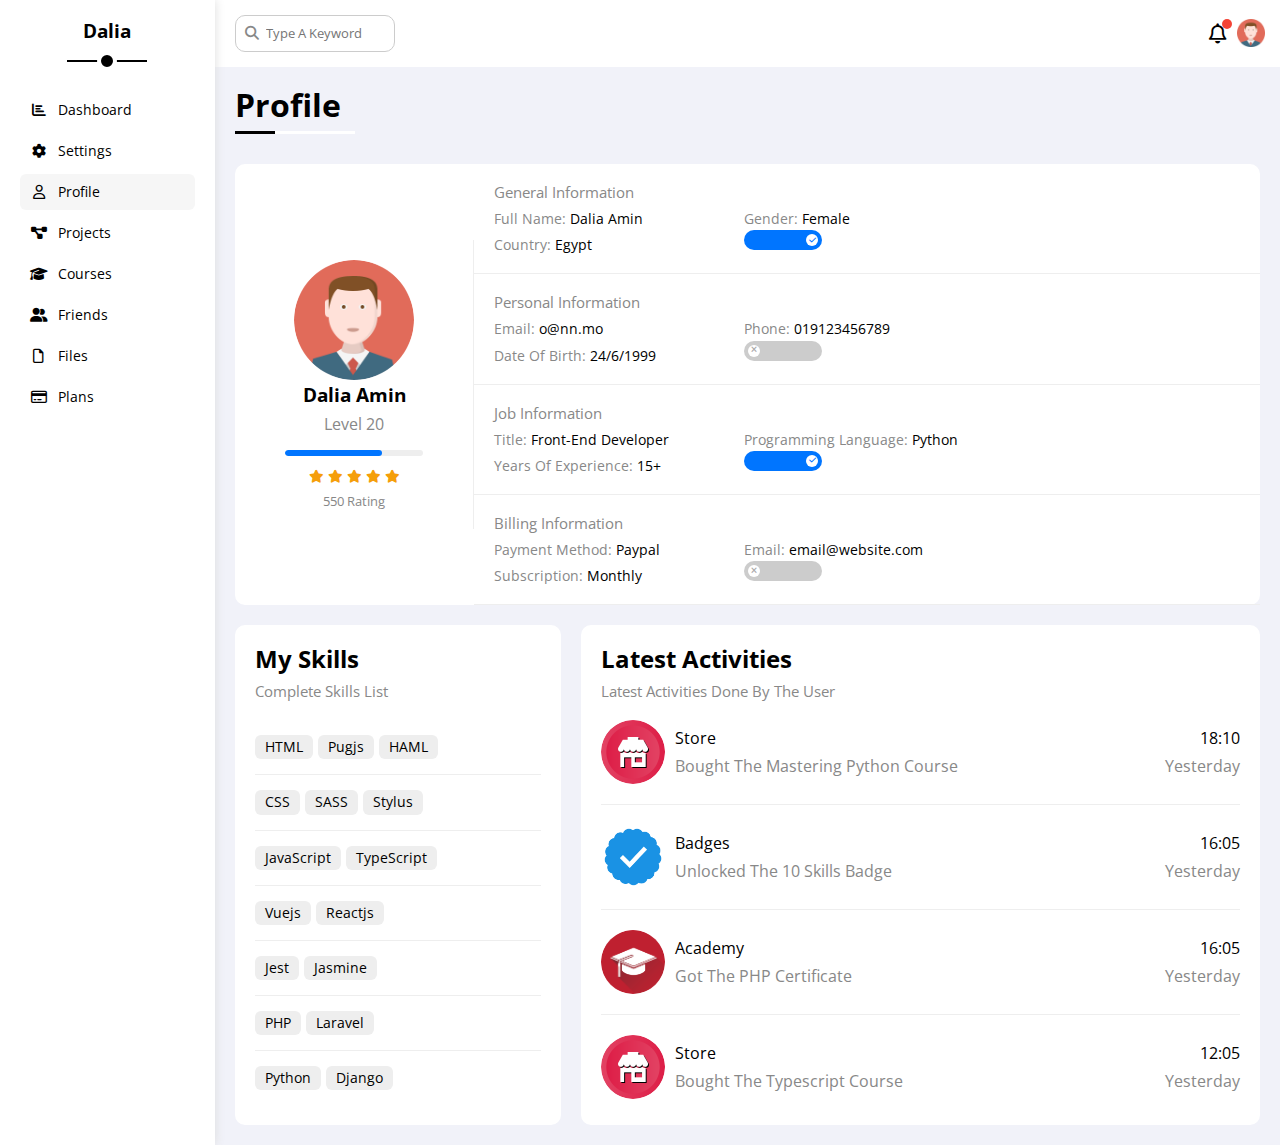
<file: profile.html>
<!DOCTYPE html>
<html lang="en">
<head>
    <meta charset="UTF-8">
    <meta http-equiv="X-UA-Compatible" content="IE=edge">
    <meta name="viewport" content="width=device-width, initial-scale=1.0">
    <title>Profile</title>
    <!-- Font Awesome Library -->
    <link rel="stylesheet" href="CSS/all.min.css" />
    <!-- Render All Elements Normally -->
    <link rel="stylesheet" href="CSS/normalize.css" />
    <!-- Framework Library -->
    <link rel="stylesheet" href="CSS/framework.css">
    <!-- main template CSS file -->
    <link rel="stylesheet" href="CSS/master.css" />
    <!-- Google Fonts -->
    <link rel="preconnect" href="https://fonts.googleapis.com">
    <link rel="preconnect" href="https://fonts.gstatic.com" crossorigin>
    <link href="https://fonts.googleapis.com/css2?family=Open+Sans:wght@300;500&display=swap" rel="stylesheet">
</head>
<body>
    <div class="page d-flex">
        <div class="sidebar bg-white p-20 p-relative">
            <h3 class="p-relative txt-c mt-0">Dalia</h3>
            <ul>
                <li>
                    <a class="d-flex align-center fs-14 c-black rad-6 p-10" href="index.html">
                        <i class="fa-solid fa-chart-bar fa-fw"></i>
                        <span>Dashboard</span>
                    </a>
                </li>
                <li>
                    <a class="d-flex align-center fs-14 c-black rad-6 p-10" href="settings.html">
                        <i class="fa-solid fa-gear fa-fw"></i>
                        <span>Settings</span>
                    </a>
                </li>
                <li>
                    <a class="active d-flex align-center fs-14 c-black rad-6 p-10" href="Profile.html">
                        <i class="fa-regular fa-user fa-fw"></i>
                        <span>Profile</span>
                    </a>
                </li>
                <li>
                    <a class="d-flex align-center fs-14 c-black rad-6 p-10" href="Projects.html">
                        <i class="fa-solid fa-diagram-project fa-fw"></i>
                        <span>Projects</span>
                    </a>
                </li>
                <li>
                    <a class="d-flex align-center fs-14 c-black rad-6 p-10" href="Courses.html">
                        <i class="fa-solid fa-graduation-cap fa-fw"></i>
                        <span>Courses</span>
                    </a>
                </li>
                <li>
                    <a class="d-flex align-center fs-14 c-black rad-6 p-10" href="Friends.html">
                        <i class="fa-solid fa-user-group fa-fw"></i>
                        <span>Friends</span>
                    </a>
                </li>
                <li>
                    <a class="d-flex align-center fs-14 c-black rad-6 p-10" href="Files.html">
                        <i class="fa-regular fa-file fa-fw"></i>
                        <span>Files</span>
                    </a>
                </li>
                <li>
                    <a class="d-flex align-center fs-14 c-black rad-6 p-10" href="Plans.html">
                        <i class="fa-regular fa-credit-card fa-fw"></i>
                        <span>Plans</span>
                    </a>
                </li>
            </ul>
        </div>
        <div class="content w-full">
            <!-- Start Head -->
            <div class="head bg-white p-15 between-flex">
                <div class="search p-relative">
                    <input class="p-10 ml-5 rad-10" type="search" placeholder="Type A Keyword">
                </div>
                <div class="icons d-flex align-center">
                    <span class="notification p-relative">
                        <i class="fa-sharp fa-regular fa-bell fa-lg"></i>
                    </span>
                    <img src="img/avatar.png" alt="">
                </div>
            </div>
            <!-- End Head -->
            <h1 class="p-relative">Profile</h1>
            <div class="profile-page m-20">
                <!-- Start Overveiw -->
                <div class="overview bg-white rad-10 d-flex align-center">
                    <div class="avatar-box txt-c p-20">
                        <img class="mb-1- rad-half " src="img/avatar.png" alt="">
                        <h3 class="m-0">Dalia Amin</h3>
                        <p class="c-gray mt-10">Level 20</p>
                        <div class="level rad-6 bg-eee p-relative">
                            <span style="width: 70%"></span>
                        </div>
                        <div class="rating mt-10 mb-10">
                            <i class="fa-solid fa-star c-orange fs-13"></i>
                            <i class="fa-solid fa-star c-orange fs-13"></i>
                            <i class="fa-solid fa-star c-orange fs-13"></i>
                            <i class="fa-solid fa-star c-orange fs-13"></i>
                            <i class="fa-solid fa-star c-orange fs-13"></i>
                        </div>
                        <p class="c-gray m-0 fs-13">550 Rating</p>
                    </div>
                    <div class="info-box w-full txt-c-mobile">
                        <!-- Start Information Row -->
                        <div class="box p-20 d-flex align-center">
                            <h4 class="c-gray fs-15 w-full m-0 ">General Information</h4>
                            <div class="fs-14">
                                <span class="c-gray">Full Name:</span>
                                <span>Dalia Amin</span>
                            </div>
                            <div class="fs-14">
                                <span class="c-gray">Gender:</span>
                                <span>Female</span>
                            </div>
                            <div class="fs-14">
                                <span class="c-gray">Country:</span>
                                <span>Egypt</span>
                            </div>
                            <label>
                                <input class="toggle-checkbox" type="checkbox" checked />
                                <div class="toggle-switcher"></div>
                            </label>
                        </div>
                        <div class="box p-20 d-flex align-center">
                            <h4 class="c-gray fs-15 w-full m-0 ">Personal Information</h4>
                            <div class="fs-14">
                                <span class="c-gray">Email:</span>
                                <span>o@nn.mo</span>
                            </div>
                            <div class="fs-14">
                                <span class="c-gray">Phone:</span>
                                <span>019123456789</span>
                            </div>
                            <div class="fs-14">
                                <span class="c-gray">Date Of Birth:</span>
                                <span>24/6/1999</span>
                            </div>
                            <label>
                                <input class="toggle-checkbox" type="checkbox" />
                                <div class="toggle-switcher"></div>
                            </label>
                        </div>
                        <div class="box p-20 d-flex align-center">
                            <h4 class="c-gray fs-15 w-full m-0 ">Job Information</h4>
                            <div class="fs-14">
                                <span class="c-gray">Title:</span>
                                <span>Front-End Developer</span>
                            </div>
                            <div class="fs-14">
                                <span class="c-gray">Programming Language:</span>
                                <span>Python</span>
                            </div>
                            <div class="fs-14">
                                <span class="c-gray">Years Of Experience:</span>
                                <span>15+</span>
                            </div>
                            <label>
                                <input class="toggle-checkbox" type="checkbox" checked />
                                <div class="toggle-switcher"></div>
                            </label>
                        </div>
                        <div class="box p-20 d-flex align-center">
                            <h4 class="c-gray fs-15 w-full m-0 ">Billing Information</h4>
                            <div class="fs-14">
                                <span class="c-gray">Payment Method:</span>
                                <span>Paypal</span>
                            </div>
                            <div class="fs-14">
                                <span class="c-gray">Email:</span>
                                <span>email@website.com</span>
                            </div>
                            <div class="fs-14">
                                <span class="c-gray">Subscription:</span>
                                <span>Monthly</span>
                            </div>
                            <label>
                                <input class="toggle-checkbox" type="checkbox" />
                                <div class="toggle-switcher"></div>
                            </label>
                        </div>
                        <!-- End Information Row -->

                    </div>
                </div>
                <!-- End Overveiw -->
                <!-- Start Other Data -->
                <div class="profile-page d-flex gap-20">
                    <div class="skills-card p-20 bg-white rad-10 mt-20">
                        <h2 class="mt-0 mb-10">My Skills</h2>
                        <p class="mt-0 mb-20 c-gray fs-15">Complete Skills List</p>
                        <ul class="m-0 txt-c-mobile">
                            <li><span>HTML</span><span>Pugjs</span><span>HAML</span></li>
                            <li><span>CSS</span><span>SASS</span><span>Stylus</span></li>
                            <li><span>JavaScript</span><span>TypeScript</span></li>
                            <li><span>Vuejs</span><span>Reactjs</span></li>
                            <li><span>Jest</span><span>Jasmine</span></li>
                            <li><span>PHP</span><span>Laravel</span></li>
                            <li><span>Python</span><span>Django</span></li>
                        </ul>
                    </div>
                    <div class="activities p-20 bg-white rad-10 mt-20">
                        <h2 class="mt-0 mb-10">Latest Activities</h2>
                        <p class="mt-0 mb-20 c-gray fs-15">Latest Activities Done By The User</p>
                        <div class="activity d-flex align-center txt-c-mobile">
                            <img src="img/activity-01.png" alt="">
                            <div class="info">
                                <span class="d-block mb-10">Store</span>
                                <span class="c-gray">Bought The Mastering Python Course</span>
                            </div>
                            <div class="date">
                                <span class="d-block mb-10">18:10</span>
                                <span class="c-gray">Yesterday</span>
                            </div>
                        </div>
                        <div class="activity d-flex align-center txt-c-mobile">
                            <img src="img/activity-03.png" alt="">
                            <div class="info">
                                <span class="d-block mb-10">Badges</span>
                                <span class="c-gray">Unlocked The 10 Skills Badge</span>
                            </div>
                            <div class="date">
                                <span class="d-block mb-10">16:05</span>
                                <span class="c-gray">Yesterday</span>
                            </div>
                        </div>
                        <div class="activity d-flex align-center txt-c-mobile">
                            <img src="img/activity-02.png" alt="">
                            <div class="info">
                                <span class="d-block mb-10">Academy</span>
                                <span class="c-gray">Got The PHP Certificate</span>
                            </div>
                            <div class="date">
                                <span class="d-block mb-10">16:05</span>
                                <span class="c-gray">Yesterday</span>
                            </div>
                        </div>
                        <div class="activity d-flex align-center txt-c-mobile">
                            <img src="img/activity-01.png" alt="">
                            <div class="info">
                                <span class="d-block mb-10">Store</span>
                                <span class="c-gray">Bought The Typescript Course</span>
                            </div>
                            <div class="date">
                                <span class="d-block mb-10">12:05</span>
                                <span class="c-gray">Yesterday</span>
                            </div>
                        </div>
                    </div>
                </div>
                <!-- End Other Data -->
            </div>
        </div>
    </div>
</body>
</html>
</file>
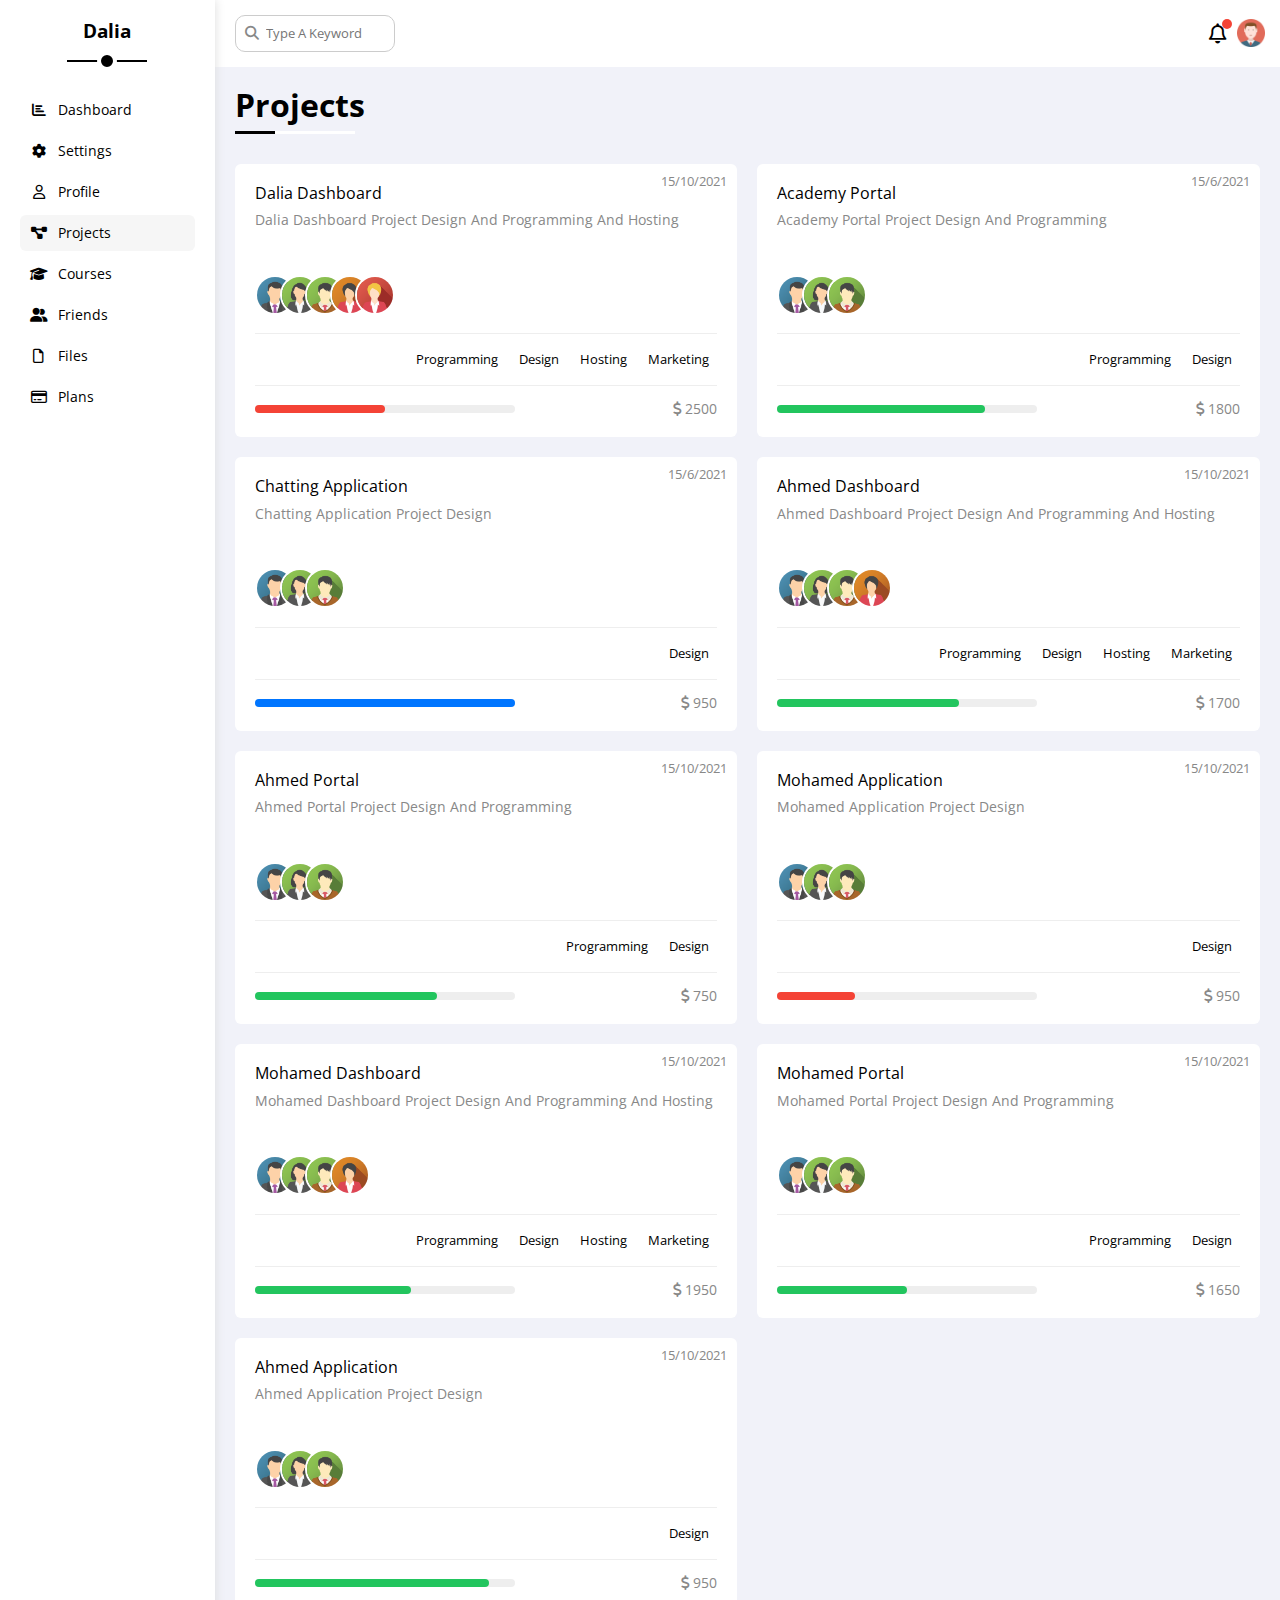
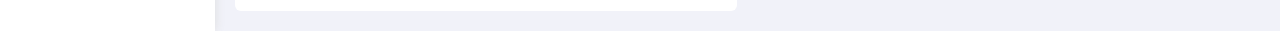
<file: projects.html>
<!DOCTYPE html>
<html lang="en">
<head>
    <meta charset="UTF-8">
    <meta http-equiv="X-UA-Compatible" content="IE=edge">
    <meta name="viewport" content="width=device-width, initial-scale=1.0">
    <title>Projects</title>
    <!-- Font Awesome Library -->
    <link rel="stylesheet" href="CSS/all.min.css" />
    <!-- Render All Elements Normally -->
    <link rel="stylesheet" href="CSS/normalize.css" />
    <!-- Framework Library -->
    <link rel="stylesheet" href="CSS/framework.css">
    <!-- main template CSS file -->
    <link rel="stylesheet" href="CSS/master.css" />
    <!-- Google Fonts -->
    <link rel="preconnect" href="https://fonts.googleapis.com">
    <link rel="preconnect" href="https://fonts.gstatic.com" crossorigin>
    <link href="https://fonts.googleapis.com/css2?family=Open+Sans:wght@300;500&display=swap" rel="stylesheet">
</head>
<body>
    <div class="page d-flex">
        <div class="sidebar bg-white p-20 p-relative">
            <h3 class="p-relative txt-c mt-0">Dalia</h3>
            <ul>
                <li>
                    <a class="d-flex align-center fs-14 c-black rad-6 p-10" href="index.html">
                        <i class="fa-solid fa-chart-bar fa-fw"></i>
                        <span>Dashboard</span>
                    </a>
                </li>
                <li>
                    <a class="d-flex align-center fs-14 c-black rad-6 p-10" href="settings.html">
                        <i class="fa-solid fa-gear fa-fw"></i>
                        <span>Settings</span>
                    </a>
                </li>
                <li>
                    <a class="d-flex align-center fs-14 c-black rad-6 p-10" href="Profile.html">
                        <i class="fa-regular fa-user fa-fw"></i>
                        <span>Profile</span>
                    </a>
                </li>
                <li>
                    <a class="active d-flex align-center fs-14 c-black rad-6 p-10" href="Projects.html">
                        <i class="fa-solid fa-diagram-project fa-fw"></i>
                        <span>Projects</span>
                    </a>
                </li>
                <li>
                    <a class="d-flex align-center fs-14 c-black rad-6 p-10" href="Courses.html">
                        <i class="fa-solid fa-graduation-cap fa-fw"></i>
                        <span>Courses</span>
                    </a>
                </li>
                <li>
                    <a class="d-flex align-center fs-14 c-black rad-6 p-10" href="Friends.html">
                        <i class="fa-solid fa-user-group fa-fw"></i>
                        <span>Friends</span>
                    </a>
                </li>
                <li>
                    <a class="d-flex align-center fs-14 c-black rad-6 p-10" href="Files.html">
                        <i class="fa-regular fa-file fa-fw"></i>
                        <span>Files</span>
                    </a>
                </li>
                <li>
                    <a class="d-flex align-center fs-14 c-black rad-6 p-10" href="Plans.html">
                        <i class="fa-regular fa-credit-card fa-fw"></i>
                        <span>Plans</span>
                    </a>
                </li>
            </ul>
        </div>
        <div class="content w-full">
            <!-- Start Head -->
            <div class="head bg-white p-15 between-flex">
                <div class="search p-relative">
                    <input class="p-10 ml-5 rad-10" type="search" placeholder="Type A Keyword">
                </div>
                <div class="icons d-flex align-center">
                    <span class="notification p-relative">
                        <i class="fa-sharp fa-regular fa-bell fa-lg"></i>
                    </span>
                    <img src="img/avatar.png" alt="">
                </div>
            </div>
            <!-- End Head -->
            <h1 class="p-relative">Projects</h1>
            <div class="projects-page m-20 d-grid gap-20">
                <div class="project bg-white p-20 rad-6 p-relative">
                    <span class="date fs-13 c-gray">15/10/2021</span>
                    <h4 class="m-0">Dalia Dashboard</h4>
                    <p class="c-gray mt-10 mb-10 fs-14">Dalia Dashboard Project Design And Programming And Hosting</p>
                    <div class="team">
                        <a href="#"><img src="img/team-01.png" alt=""></a>
                        <a href="#"><img src="img/team-02.png" alt=""></a>
                        <a href="#"><img src="img/team-03.png" alt=""></a>
                        <a href="#"><img src="img/team-04.png" alt=""></a>
                        <a href="#"><img src="img/team-05.png" alt=""></a>
                    </div>
                    <div class="do d-flex">
                        <span class="fs-13 rad-6 btn-shape">Programming</span>
                        <span class="fs-13 rad-6 btn-shape">Design</span>
                        <span class="fs-13 rad-6 btn-shape">Hosting</span>
                        <span class="fs-13 rad-6 btn-shape">Marketing</span>
                    </div>
                    <div class="info between-flex">
                        <div class="prog bg-eee">
                            <span class="bg-red" style="width: 50%"></span>
                        </div>
                        <div class="fs-14 c-gray">
                            <i class="fa-solid fa-dollar-sign"></i>
                            2500
                        </div>
                    </div>
                </div>
                <div class="project bg-white p-20 rad-6 p-relative">
                    <span class="date fs-13 c-gray">15/6/2021</span>
                    <h4 class="m-0">Academy Portal</h4>
                    <p class="c-gray mt-10 mb-10 fs-14">Academy Portal Project Design And Programming</p>
                    <div class="team">
                        <a href="#"><img src="img/team-01.png" alt=""></a>
                        <a href="#"><img src="img/team-02.png" alt=""></a>
                        <a href="#"><img src="img/team-03.png" alt=""></a>
                    </div>
                    <div class="do d-flex">
                        <span class="fs-13 rad-6 btn-shape">Programming</span>
                        <span class="fs-13 rad-6 btn-shape">Design</span>
                    </div>
                    <div class="info between-flex">
                        <div class="prog bg-eee">
                            <span class="bg-green" style="width: 80%"></span>
                        </div>
                        <div class="fs-14 c-gray">
                            <i class="fa-solid fa-dollar-sign"></i>
                            1800
                        </div>
                    </div>
                </div>
                <div class="project bg-white p-20 rad-6 p-relative">
                    <span class="date fs-13 c-gray">15/6/2021</span>
                    <h4 class="m-0">Chatting Application</h4>
                    <p class="c-gray mt-10 mb-10 fs-14">Chatting Application Project Design</p>
                    <div class="team">
                        <a href="#"><img src="img/team-01.png" alt=""></a>
                        <a href="#"><img src="img/team-02.png" alt=""></a>
                        <a href="#"><img src="img/team-03.png" alt=""></a>
                    </div>
                    <div class="do d-flex">
                        <span class="fs-13 rad-6 btn-shape">Design</span>
                    </div>
                    <div class="info between-flex">
                        <div class="prog bg-eee">
                            <span class="bg-blue" style="width: 100%"></span>
                        </div>
                        <div class="fs-14 c-gray">
                            <i class="fa-solid fa-dollar-sign"></i>
                            950
                        </div>
                    </div>
                </div>
                <div class="project bg-white p-20 rad-6 p-relative">
                    <span class="date fs-13 c-gray">15/10/2021</span>
                    <h4 class="m-0">Ahmed Dashboard</h4>
                    <p class="c-gray mt-10 mb-10 fs-14">Ahmed Dashboard Project Design And Programming And Hosting</p>
                    <div class="team">
                        <a href="#"><img src="img/team-01.png" alt=""></a>
                        <a href="#"><img src="img/team-02.png" alt=""></a>
                        <a href="#"><img src="img/team-03.png" alt=""></a>
                        <a href="#"><img src="img/team-04.png" alt=""></a>                    
                    </div>
                    <div class="do d-flex">
                        <span class="fs-13 rad-6 btn-shape">Programming</span>
                        <span class="fs-13 rad-6 btn-shape">Design</span>
                        <span class="fs-13 rad-6 btn-shape">Hosting</span>
                        <span class="fs-13 rad-6 btn-shape">Marketing</span>
                    </div>
                    <div class="info between-flex">
                        <div class="prog bg-eee">
                            <span class="bg-green" style="width: 70%"></span>
                        </div>
                        <div class="fs-14 c-gray">
                            <i class="fa-solid fa-dollar-sign"></i>
                            1700
                        </div>
                    </div>
                </div>
                <div class="project bg-white p-20 rad-6 p-relative">
                    <span class="date fs-13 c-gray">15/10/2021</span>
                    <h4 class="m-0">Ahmed Portal</h4>
                    <p class="c-gray mt-10 mb-10 fs-14">Ahmed Portal Project Design And Programming</p>
                    <div class="team">
                        <a href="#"><img src="img/team-01.png" alt=""></a>
                        <a href="#"><img src="img/team-02.png" alt=""></a>
                        <a href="#"><img src="img/team-03.png" alt=""></a>
                    </div>
                    <div class="do d-flex">
                        <span class="fs-13 rad-6 btn-shape">Programming</span>
                        <span class="fs-13 rad-6 btn-shape">Design</span>
                    </div>
                    <div class="info between-flex">
                        <div class="prog bg-eee">
                            <span class="bg-green" style="width: 70%"></span>
                        </div>
                        <div class="fs-14 c-gray">
                            <i class="fa-solid fa-dollar-sign"></i>
                            750
                        </div>
                    </div>
                </div>
                <div class="project bg-white p-20 rad-6 p-relative">
                    <span class="date fs-13 c-gray">15/10/2021</span>
                    <h4 class="m-0">Mohamed Application</h4>
                    <p class="c-gray mt-10 mb-10 fs-14">Mohamed Application Project Design</p>
                    <div class="team">
                        <a href="#"><img src="img/team-01.png" alt=""></a>
                        <a href="#"><img src="img/team-02.png" alt=""></a>
                        <a href="#"><img src="img/team-03.png" alt=""></a>
                    </div>
                    <div class="do d-flex">
                        <span class="fs-13 rad-6 btn-shape">Design</span>
                    </div>
                    <div class="info between-flex">
                        <div class="prog bg-eee">
                            <span class="bg-red" style="width: 30%"></span>
                        </div>
                        <div class="fs-14 c-gray">
                            <i class="fa-solid fa-dollar-sign"></i>
                            950
                        </div>
                    </div>
                </div>
                <div class="project bg-white p-20 rad-6 p-relative">
                    <span class="date fs-13 c-gray">15/10/2021</span>
                    <h4 class="m-0">Mohamed Dashboard</h4>
                    <p class="c-gray mt-10 mb-10 fs-14">Mohamed Dashboard Project Design And Programming And Hosting</p>
                    <div class="team">
                        <a href="#"><img src="img/team-01.png" alt=""></a>
                        <a href="#"><img src="img/team-02.png" alt=""></a>
                        <a href="#"><img src="img/team-03.png" alt=""></a>
                        <a href="#"><img src="img/team-04.png" alt=""></a>
                    </div>
                    <div class="do d-flex">
                        <span class="fs-13 rad-6 btn-shape">Programming</span>
                        <span class="fs-13 rad-6 btn-shape">Design</span>
                        <span class="fs-13 rad-6 btn-shape">Hosting</span>
                        <span class="fs-13 rad-6 btn-shape">Marketing</span>
                    </div>
                    <div class="info between-flex">
                        <div class="prog bg-eee">
                            <span class="bg-green" style="width: 60%"></span>
                        </div>
                        <div class="fs-14 c-gray">
                            <i class="fa-solid fa-dollar-sign"></i>
                            1950
                        </div>
                    </div>
                </div>
                <div class="project bg-white p-20 rad-6 p-relative">
                    <span class="date fs-13 c-gray">15/10/2021</span>
                    <h4 class="m-0">Mohamed Portal</h4>
                    <p class="c-gray mt-10 mb-10 fs-14">Mohamed Portal Project Design And Programming</p>
                    <div class="team">
                        <a href="#"><img src="img/team-01.png" alt=""></a>
                        <a href="#"><img src="img/team-02.png" alt=""></a>
                        <a href="#"><img src="img/team-03.png" alt=""></a>
                    </div>
                    <div class="do d-flex">
                        <span class="fs-13 rad-6 btn-shape">Programming</span>
                        <span class="fs-13 rad-6 btn-shape">Design</span>
                    </div>
                    <div class="info between-flex">
                        <div class="prog bg-eee">
                            <span class="bg-green" style="width: 50%"></span>
                        </div>
                        <div class="fs-14 c-gray">
                            <i class="fa-solid fa-dollar-sign"></i>
                            1650
                        </div>
                    </div>
                </div>
                <div class="project bg-white p-20 rad-6 p-relative">
                    <span class="date fs-13 c-gray">15/10/2021</span>
                    <h4 class="m-0">Ahmed Application</h4>
                    <p class="c-gray mt-10 mb-10 fs-14">Ahmed Application Project Design</p>
                    <div class="team">
                        <a href="#"><img src="img/team-01.png" alt=""></a>
                        <a href="#"><img src="img/team-02.png" alt=""></a>
                        <a href="#"><img src="img/team-03.png" alt=""></a>
                    </div>
                    <div class="do d-flex">
                        <span class="fs-13 rad-6 btn-shape">Design</span>
                    </div>
                    <div class="info between-flex">
                        <div class="prog bg-eee">
                            <span class="bg-green" style="width: 90%"></span>
                        </div>
                        <div class="fs-14 c-gray">
                            <i class="fa-solid fa-dollar-sign"></i>
                            950
                        </div>
                    </div>
                </div>
            </div>
        </div>
    </div>
</body>
</file>
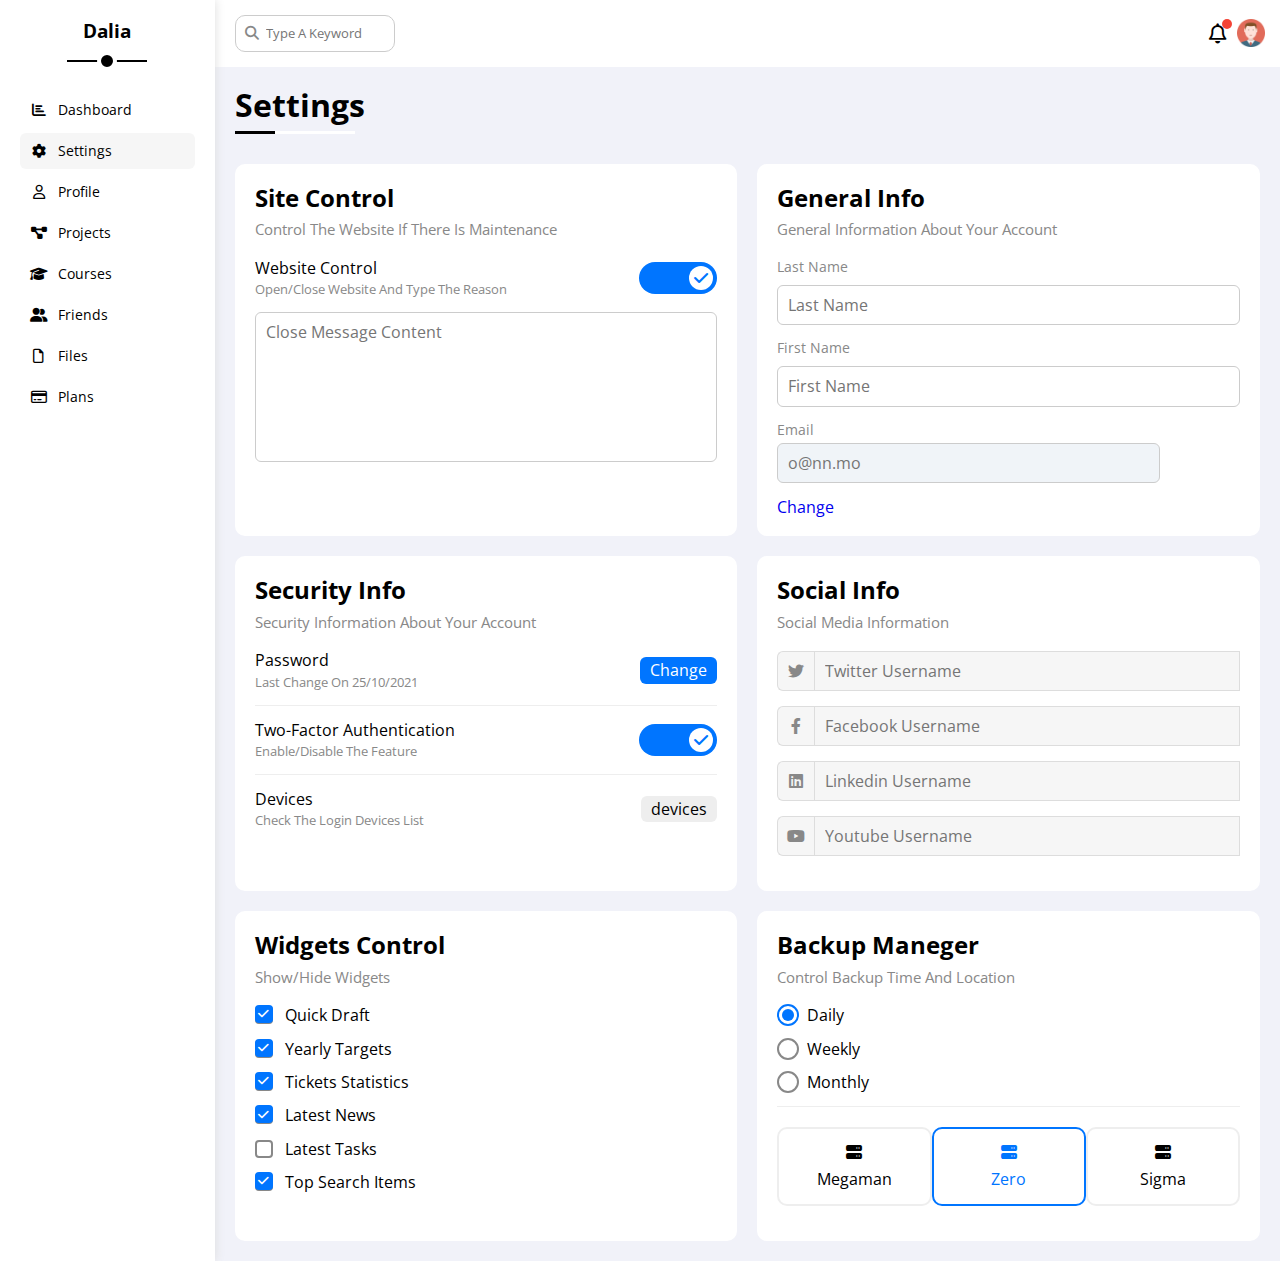
<file: settings.html>
<!DOCTYPE html>
<html lang="en">
<head>
    <meta charset="UTF-8">
    <meta http-equiv="X-UA-Compatible" content="IE=edge">
    <meta name="viewport" content="width=device-width, initial-scale=1.0">
    <title>Setting</title>
    <!-- Font Awesome Library -->
    <link rel="stylesheet" href="CSS/all.min.css" />
    <!-- Render All Elements Normally -->
    <link rel="stylesheet" href="CSS/normalize.css" />
    <!-- Framework Library -->
    <link rel="stylesheet" href="CSS/framework.css">
    <!-- main template CSS file -->
    <link rel="stylesheet" href="CSS/master.css" />
    <!-- Google Fonts -->
    <link rel="preconnect" href="https://fonts.googleapis.com">
    <link rel="preconnect" href="https://fonts.gstatic.com" crossorigin>
    <link href="https://fonts.googleapis.com/css2?family=Open+Sans:wght@300;500&display=swap" rel="stylesheet">
</head>
<body>
    <div class="page d-flex">
        <div class="sidebar bg-white p-20 p-relative">
            <h3 class="p-relative txt-c mt-0">Dalia</h3>
            <ul>
                <li>
                    <a class="d-flex align-center fs-14 c-black rad-6 p-10" href="index.html">
                        <i class="fa-solid fa-chart-bar fa-fw"></i>
                        <span>Dashboard</span>
                    </a>
                </li>
                <li>
                    <a class="active d-flex align-center fs-14 c-black rad-6 p-10" href="settings.html">
                        <i class="fa-solid fa-gear fa-fw"></i>
                        <span>Settings</span>
                    </a>
                </li>
                <li>
                    <a class="d-flex align-center fs-14 c-black rad-6 p-10" href="Profile.html">
                        <i class="fa-regular fa-user fa-fw"></i>
                        <span>Profile</span>
                    </a>
                </li>
                <li>
                    <a class="d-flex align-center fs-14 c-black rad-6 p-10" href="Projects.html">
                        <i class="fa-solid fa-diagram-project fa-fw"></i>
                        <span>Projects</span>
                    </a>
                </li>
                <li>
                    <a class="d-flex align-center fs-14 c-black rad-6 p-10" href="Courses.html">
                        <i class="fa-solid fa-graduation-cap fa-fw"></i>
                        <span>Courses</span>
                    </a>
                </li>
                <li>
                    <a class="d-flex align-center fs-14 c-black rad-6 p-10" href="Friends.html">
                        <i class="fa-solid fa-user-group fa-fw"></i>
                        <span>Friends</span>
                    </a>
                </li>
                <li>
                    <a class="d-flex align-center fs-14 c-black rad-6 p-10" href="Files.html">
                        <i class="fa-regular fa-file fa-fw"></i>
                        <span>Files</span>
                    </a>
                </li>
                <li>
                    <a class="d-flex align-center fs-14 c-black rad-6 p-10" href="Plans.html">
                        <i class="fa-regular fa-credit-card fa-fw"></i>
                        <span>Plans</span>
                    </a>
                </li>
            </ul>
        </div>
        <div class="content w-full">
            <!-- Start Head -->
            <div class="head bg-white p-15 between-flex">
                <div class="search p-relative">
                    <input class="p-10 ml-5 rad-10" type="search" placeholder="Type A Keyword">
                </div>
                <div class="icons d-flex align-center">
                    <span class="notification p-relative">
                        <i class="fa-sharp fa-regular fa-bell fa-lg"></i>
                    </span>
                    <img src="img/avatar.png" alt="">
                </div>
            </div>
            <!-- End Head -->
            <h1 class="p-relative">Settings</h1>
            <div class="setting-page m-20 d-grid gap-20">
                <!-- Start Settings Box -->
                <div class="p-20 bg-white rad-10">
                    <h2 class="mt-0 mb-10">Site Control</h2>
                    <p class="mt-0 mb-20 c-gray fs-15">Control The Website If There Is Maintenance</p>
                    <div class="mb-15 between-flex">
                        <div>
                            <span>Website Control</span>
                            <p class="c-gray mt-5 mb-0 fs-13">Open/Close Website And Type The Reason</p>
                        </div>
                        <div>
                            <label>
                                <input class="toggle-checkbox" type="checkbox" checked/>
                                <div class="toggle-switcher"></div>
                            </label>
                        </div>
                    </div>
                    <textarea class="close-message b-none p-10 rad-6 d-block w-full" placeholder="Close Message Content"></textarea>
                </div>
                <!-- End Settings Box -->
                <!-- Start General Info Box -->
                <div class="p-20 bg-white rad-10">
                    <h2 class="mt-0 mb-10">General Info</h2>
                    <p class="mt-0 mb-20 c-gray fs-15">General Information About Your Account</p>
                    <div class="mb-15">
                        <label class="fs-14 d-block c-gray mb-10" for="last">Last Name</label>
                        <input class="b-none border-ccc p-10 rad-6 d-block w-full" type="text" id="last" placeholder="Last Name">
                    </div>
                    <div class="mb-15">
                        <label class="fs-14 d-block c-gray mb-10" for="first">First Name</label>
                        <input class="b-none border-ccc p-10 rad-6 d-block w-full" type="text" id="first" placeholder="First Name">
                    </div>
                    <div class="mb-15">
                        <label class="fs-14 d-block c-gray mb-5" for="email">Email</label>
                        <input class="email b-none border-ccc p-10 rad-6 w-full mr-10" type="email" id="email" placeholder="o@nn.mo" disabled>
                    </div>
                    <a class="" href="#">Change</a>
                </div>
                <!-- End General Info Box -->
                <!-- Start Security Info -->
                <div class="p-20 bg-white rad-10">
                    <h2 class="mt-0 mb-10">Security Info</h2>
                    <p class="mt-0 mb-20 c-gray fs-15">Security Information About Your Account</p>
                    <div class="sec-box mb-15 between-flex">
                        <div>
                            <span>Password</span>
                            <p class="fs-13 c-gray mt-5 mb-0">Last Change On 25/10/2021</p>
                        </div>
                        <a class="button bg-blue c-white btn-shape" href="#">Change</a>
                    </div>
                    <div class="sec-box mb-15 between-flex">
                        <div>
                            <span>Two-Factor Authentication</span>
                            <p class="fs-13 c-gray mt-5 mb-0">Enable/Disable The Feature</p>
                        </div>
                        <label>
                            <input class="toggle-checkbox" type="checkbox" checked/>
                            <div class="toggle-switcher"></div>
                        </label>
                    </div>
                    <div class="sec-box between-flex">
                        <div>
                            <span>Devices</span>
                            <p class="fs-13 c-gray mt-5 mb-0">Check The Login Devices List</p>
                        </div>
                        <a class="bg-eee c-black c-white btn-shape" href="#">devices</a>
                    </div>
                </div>
                <!-- End Security Info -->
                <!-- Start Social Info -->
                <div class="social-boxes p-20 bg-white rad-10">
                    <h2 class="mt-0 mb-10">Social Info</h2>
                    <p class="mt-0 mb-20 c-gray fs-15">Social Media Information</p>
                    <div class="d-flex align-center mb-15">
                        <i class="fa-brands fa-twitter center-flex c-gray"></i>
                        <input class="w-full" type="text" placeholder="Twitter Username">
                    </div>
                    <div class="d-flex align-center mb-15">
                        <i class="fa-brands fa-facebook-f center-flex c-gray"></i>
                        <input class="w-full" type="text" placeholder="Facebook Username">
                    </div>
                    <div class="d-flex align-center mb-15">
                        <i class="fa-brands fa-linkedin center-flex c-gray"></i>
                        <input class="w-full" type="text" placeholder="Linkedin Username">
                    </div>
                    <div class="d-flex align-center mb-15">
                        <i class="fa-brands fa-youtube center-flex c-gray"></i>
                        <input class="w-full" type="text" placeholder="Youtube Username">
                    </div>
                </div>
                <!-- End Social Info -->
                <!-- Start Control Widget -->
                <div class="widgets-control p-20 bg-white rad-10">
                    <h2 class="mt-0 mb-10">Widgets Control</h2>
                    <p class="mt-0 mb-20 c-gray fs-15">Show/Hide Widgets</p>
                    <div class="control d-flex align-center mb-15">
                        <input type="checkbox" id="one" checked>
                        <label for="one">Quick Draft</label>
                    </div>
                    <div class="control d-flex align-center mb-15">
                        <input type="checkbox" id="two" checked>
                        <label for="two">Yearly Targets</label>
                    </div>
                    <div class="control d-flex align-center mb-15">
                        <input type="checkbox" id="three" checked>
                        <label for="three">Tickets Statistics</label>
                    </div>
                    <div class="control d-flex align-center mb-15">
                        <input type="checkbox" id="four" checked>
                        <label for="four">Latest News</label>
                    </div>
                    <div class="control d-flex align-center mb-15">
                        <input type="checkbox" id="five">
                        <label for="five">Latest Tasks</label>
                    </div>
                    <div class="control d-flex align-center mb-15">
                        <input type="checkbox" id="six" checked>
                        <label for="six">Top Search Items</label>
                    </div>
                </div>    
                <!-- End Control Widget -->
                <!-- Start Backup Maneger -->
                <div class="backup-control p-20 bg-white rad-10">
                    <h2 class="mt-0 mb-10">Backup Maneger</h2>
                    <p class="mt-0 mb-20 c-gray fs-15">Control Backup Time And Location</p>
                    <div class="date d-flex align-center mb-15">
                        <input type="radio" name="time" id="daily" checked>
                        <label for="daily">Daily</label>
                    </div>
                    <div class="date d-flex align-center mb-15">
                        <input type="radio" name="time" id="weekly">
                        <label for="weekly">Weekly</label>
                    </div>
                    <div class="date d-flex align-center mb-15">
                        <input type="radio" name="time" id="monthly">
                        <label for="monthly">Monthly</label>
                    </div>
                    <div class="servers d-flex align-center txt-c">
                        <input type="radio" name="servers" id="server-one">
                        <div class="server mb-15 rad-10 w-full">
                            <label class="d-block m-15" for="server-one">
                                <i class="fa-solid fa-server d-block mb-10"></i>
                                Megaman
                            </label>
                        </div>
                        <input type="radio" name="servers" id="server-two" checked>
                        <div class="server mb-15 rad-10 w-full">
                            <label class="d-block m-15" for="server-two">
                                <i class="fa-solid fa-server d-block mb-10"></i>
                                Zero
                            </label>
                        </div>
                        <input type="radio" name="servers" id="server-three">
                        <div class="server mb-15 rad-10 w-full">
                            <label class="d-block m-15" for="server-three">
                                <i class="fa-solid fa-server d-block mb-10"></i>
                                Sigma
                            </label>
                        </div>
                    </div>
                </div>
                <!-- End Backup Maneger -->
            </div>
        </div>
    </div>
</body>
</html>
</file>
<file: CSS/framework.css>
:root {
    --blue-color: #0075ff;
    --blue-alt-color: #0d69d5;
    --orange-color: #f59e0b;
    --green-color: #22c55e;
    --red-color: #f44336;
    --grey-color: #888;
}
/* Start Box */
.d-flex {
    display: flex;
}
.f-wrap {
    flex-wrap: wrap;
}
.d-grid {
    display: grid;
}
.align-center {
    align-items: center;
}
.space-between {
    justify-content: space-between;
}
.gap-20 {
    gap: 20px;
}
.d-block {
    display: block;
}
@media (max-width: 767px) {
    .block-mobile {
        display: block;
    }
    .hide-mobile {
        display: none;
    }
}
/* End Box */
/* Start Padding + Margin */
.p-10 {
    padding: 10px;
}
.p-15 {
    padding: 15px;
}
.p-20 {
    padding: 20px;
}
.pt-10 {
    padding-top: 10px;
}
.pt-15 {
    padding-top: 15px;
}
.pt-20 {
    padding-top: 20px;
}
.pb-10 {
    padding-bottom: 10px;
}
.pb-15 {
    padding-bottom: 15px;
}
.pb-20 {
    padding-bottom: 15px;
}
.pl-15 {
    padding-left: 15px;
}
.m-0 {
    margin: 0;
}
.m-15 {
    margin: 15px;
}
.m-20 {
    margin: 20px;
}
.mt-0 {
    margin-top: 0;
}
.mt-5 {
    margin-top: 5px;
}
.mt-10 {
    margin-top: 10px;
}
.mt-15 {
    margin-top: 15px;
}
.mt-20 {
    margin-top: 20px;
}
.mt-25 {
    margin-top: 25px;
}
.mr-10 {
    margin-right: 10px;
}
.mr-15 {
    margin-right: 15px;
}
.mb-0 {
    margin-bottom: 0;
}
.mb-5 {
    margin-bottom: 5px;
}
.mb-6 {
    margin-bottom: 6px;
}
.mb-10 {
    margin-bottom: 10px;
}
.mb-15 {
    margin-bottom: 15px;
}
.mb-20 {
    margin-bottom: 20px;
}
.ml-5 {
    margin-left: 5px;
}
/* End Padding + Margin */
/* Start Color */
.bg-white {
    background-color: white;
}
.bg-eee {
    background-color: #eee;
}
.bg-blue {
    background-color: var(--blue-color);
}
.bg-orange {
    background-color: var(--orange-color);
}
.bg-green {
    background-color: var(--green-color);
}
.bg-red {
    background-color: var(--red-color);
}
.c-white {
    color: white;
}
.c-black {
    color: black;
}
.c-blue {
    color: var(--blue-color);
}
.c-orange {
    color: var(--orange-color);
}
.c-green {
    color: var(--green-color);
}
.c-gray {
    color: var(--grey-color);
}
.c-red {
    color: var(--red-color);
}
/* End Color */
/* Start Position */
.p-relative {
    position: relative;
}
.p-absolute {
    position: absolute;
}
/* End Position */
/* Start Font */
.decoration-through {
    text-decoration: line-through;
}
.txt-c {
    text-align: center;
}
.fs-13 {
    font-size: 13px;
}
.fs-14 {
    font-size: 14px;
}
.fs-15 {
    font-size: 15px;
}
.fs-16 {
    font-size: 16px;
}
.fs-25 {
    font-size: 25px;
}
.fw-bold {
    font-weight: bold;
}
@media (max-width: 767px) {
    .txt-c-mobile {
        text-align: center;
    }
}
/* End Font */
/* Start Border */
.b-none {
    border: none;
}
.border-ccc {
    border: 1px solid #ccc;
}
.rad-6 {
    border-radius: 6px;
}
.rad-10 {
    border-radius: 10px;
}
.rad-half {
    border-radius: 50%;
}
/* End Border */
/* Start Width + Hight */
.w-full {
    width: 100%;
}
.w-fit {
    width: fit-content;
}
.w-100 {
    width: 100px;
}
.h-full {
    height: 100%;
}
.h-100 {
    height: 100px;
}
/* End Width + Hight */
/* Start Components */
.center-flex {
    display: flex;
    align-items: center;
    justify-content: center;
}
.between-flex {
    display: flex;
    align-items: center;
    justify-content: space-between;
}
.btn-shape {
    padding: 4px 10px;
    border-radius: 6px;
}
.border-eee {
    border: 1px solid #eee;
}
/* End Components */
</file>
<file: CSS/master.css>
:root {
    --blue-color: #0075ff;
    --blue-alt-color: #0d69d5;
    --orange-color: #f59e0b;
    --green-color: #22c55e;
    --red-color: #f44336;
    --grey-color: #888;
}
* {
    box-sizing: border-box;
}
body {
    margin: 0;
    font-family: 'Open Sans', sans-serif;
}
*:focus {
    outline: none;
}
a {
    text-decoration: none;
}
ul {
    list-style: none;
    padding: 0;
}
::-webkit-scrollbar {
    width: 15px;
}
::-webkit-scrollbar-track {
    background-color: white;
}
::-webkit-scrollbar-thumb {
    background-color: var(--blue-color);
}
::-webkit-scrollbar-thumb:hover {
    background-color: var(--blue-alt-color);
}
.page {
    background-color: #f1f2f9;
    min-height: 100vh;
}
.sidebar {
    width: 250px;
    box-shadow: 0 0 10px #ddd;
}
.sidebar h3 {
    margin-bottom: 50px;
}
.sidebar h3::before {
    content: "";
    position: absolute;
    background-color: black;
    width: 80px;
    height: 2px;
    bottom: -20px;
    left: 50%;
    transform: translateX(-50%);
}
.sidebar h3::after {
    content: "";
    position: absolute;
    width: 12px;
    height: 12px;
    border-radius: 50%;
    background-color: black;
    border: 4px solid white;
    left: 50%;
    transform: translateX(-50%);
    bottom: -29px;
}
.sidebar ul li a {
    transition: 0.3s;
    margin-bottom: 5px;
}
.sidebar ul li a:hover ,
.sidebar ul li a.active {
    background-color: #f6f6f6;
}
.sidebar ul li a span {
    margin-left: 10px;
}
@media (max-width: 767px) {
    .sidebar {
        width: 58px;
        padding: 10px;
    }
    .sidebar > h3 {
        font-size: 13px;
        margin-bottom: 15px;
    }
    .sidebar > h3::before,
    .sidebar > h3::after {
        display: none;
    }
    .sidebar ul li a span {
        display: none;
    }
}
/* Start Content */
.content {
    overflow: hidden;
}
.head .search::before {
    font-family: var(--fa-style-family-classic);
    content: "\f002";
    font-weight: 900;
    position: absolute;
    left: 15px;
    top: 50%;
    transform: translateY(-50%);
    font-size: 14px;
    color: var(--grey-color);
}
.head .search input {
    border: 1px solid #ccc;
    padding-left: 30px;
    width: 160px;
    transition: width 0.3s;
    font-size: 13px;
}
.head .search input:focus {
    width: 200px;
}
.head .search input:focus::placeholder {
    opacity: 0;
}
.head .icons .notification::before {
    content: "";
    position: absolute;
    width: 10px;
    height: 10px;
    background-color: var(--red-color);
    border-radius: 50%;
    right: -5px;
    top: -5px;
}
.head .icons img {
    width: 28px;
    height: 28px;
    margin-left: 10px;
}
.page h1 {
    margin: 20px 20px 40px;
}
.page h1::before,
.page h1::after {
    content: "";
    position: absolute;
    height: 3px;
    bottom: -10px;
    left: 0;
}
.page h1::before {
    background-color: white;
    width: 120px;
}
.page h1::after {
    background-color: black;
    width: 40px;
}
/* End Content */
/* Start Wrapper */
.wrapper {
    grid-template-columns: repeat(auto-fill, minmax(450px , 1fr));
    margin-left: 20px;
    margin-right: 20px;
}
@media (max-width: 767px) {
    .wrapper {
        grid-template-columns: minmax(200px , 1fr);
        margin-left: 10px;
        margin-right: 10px;
        gap: 10px;
    }
}
/* End Wrapper */
/* Start Welcome Widget */
.welcome {
    overflow: hidden;
}
.welcome .intro img {
    width: 200px;
    margin-bottom: -10px;
}
.welcome .avatar {
    width: 64px;
    height: 64px;
    border-radius: 50%;
    border: 2px solid white;
    padding: 2px;
    box-shadow: 0 0 5px #ddd;
    margin-left: 20px;
    margin-top: -32px;
}
.welcome .body {
    border-top: 1px solid #eee;
    border-bottom: 1px solid #eee;
}
.welcome .body > div {
    flex: 1;
}
.welcome .visit {
    margin: 0 15px 15px auto;
    transition: 0.3s;
}
.welcome .visit:hover {
    background-color: var(--blue-alt-color);
}
@media (max-width: 767px) {
    .welcome .intro {
        padding-bottom: 30px;
    }
    .welcome .avatar {
        margin-left: 0;
    }
    .welcome .body > div:not(:last-child) {
        margin-bottom: 20px;
    }
}
/* End Welcome Widget */
/* Start Quick Draft */
.quick-draft textarea {
    resize: none;
    min-height: 180px;
}
.quick-draft .save {
    margin: 0 15px 15px auto;
    transition: 0.3s;
    cursor: pointer;
}
.quick-draft .save:hover {
    background-color: var(--blue-alt-color);
}
/* End Quick Draft */
/* Start Target*/
.target .target-row .icon {
    width: 80px;
    height: 80px;
    margin-right: 15px;
}
.target .details {
    flex: 1;
}
.target .details .progress {
    height: 5px;
}
.target .details .progress > span {
    position: absolute;
    left: 0;
    top: 0;
    height: 100%;
}
.target .details .progress > span span {
    position: absolute;
    bottom: 16px;
    right: -16px;
    color: white;
    padding: 2px 5px;
    border-radius: 6px;
    font-size: 12px;
}
.target .details .progress > span span::after {
    content: "";
    position: absolute;
    border-color: transparent;
    border-width: 5px;
    border-style: solid;
    bottom: -9px;
    left: 50%;
    transform: translateX(-50%);
}
.target .details .progress > .blue span::after {
    border-top-color: var(--blue-color);
}
.blue .icon,
.blue .progress {
    background-color: rgb(0 117 255 / 20%);
}
.target .details .progress > .orange span::after {
    border-top-color: var(--orange-color);
}
.orange .icon,
.orange .progress {
    background-color: rgb(245 158 11 / 20%);
}
.target .details .progress > .green span::after {
    border-top-color: var(--green-color);
}
.green .icon,
.green .progress {
    background-color: rgb(34 197 94 / 20%);
}
/* End Target*/
/* Start Ticket */
.ticket .box {
    border: 1px solid #ccc;
    width: calc(50% - 10px);
}
@media (max-width: 767px) {
    .ticket .box {
        width: 100%;
    }
}
/* End Ticket */
/* Start Latest News */
.latest-news .news-row:not(:last-of-type) {
    margin-bottom: 20px;
    padding-bottom: 20px;
    border-bottom: 1px solid #eee;
}
.latest-news .news-row img {
    width: 100px;
}
.latest-news .info {
    flex-grow: 1;
}
.latest-news .info h3 {
    margin: 0 0 6px;
    font-size: 16px;
}
.latest-news .label {
    font-size: 13px;
}
@media (max-width: 767px) {
    .latest-news .news-row {
        display: block;
    }
    .latest-news .news-row .label {
        margin: 10px auto;
        width: fit-content;
    }
}
/* End Latest News */
/* Start Tasks */
.latest-tasks .tasks-row:not(:last-of-type) {
    margin-bottom: 20px;
    padding-bottom: 20px;
    border-bottom: 1px solid #eee;
}
.latest-tasks .info {
    flex-grow: 1;
}
.latest-tasks .info h3 {
    margin: 0 0 6px;
    font-size: 16px;
}
.latest-tasks .delete {
    cursor: pointer;
    transition: 0.3s;
}
.latest-tasks .delete:hover {
    color: var(--red-color);
}
@media (max-width: 767px) {
    .latest-tasks .info p {
        font-size: 14px;
        line-height: 1.1;
    }
}
/* End Tasks */
/* Start Latest Uploads */
.latest-uploads ul li:not(:last-child) {
    border-bottom: 1px solid #eee;
}
.latest-uploads ul li img {
    width: 40px;
    height: 40px;
}
/* End Latest Uploads */
/* Start Last Project */
.last-project ul::before {
    content: "";
    position: absolute;
    left: 11px;
    width: 2px;
    height: 100%;
    background-color: var(--blue-color);
}
.last-project ul li::before {
    content: "";
    width: 20px;
    height: 20px;
    border-radius: 50%;
    margin-right: 15px;
    display: block;
    background-color: white;
    border: 2px solid white;
    outline: 2px solid var(--blue-color);
    z-index: 1;
}
.last-project ul li.done::before {
    background-color: var(--blue-color);
}
.last-project ul li.current::before {
    animation: change-color 0.8s infinite alternate;
}
.last-project .launch-icon {
    position: absolute;
    width: 160px;
    right: 0;
    bottom: 0;
    opacity: 0.1;
}
/* End Last Project */
/* Start Reminers  */
.reminders ul li .key {
    width: 15px;
    height: 15px;
}
.reminders ul li > .blue {
    border-left: 2px solid var(--blue-color);
}
.reminders ul li > .green {
    border-left: 2px solid var(--green-color);
}
.reminders ul li > .orange {
    border-left: 2px solid var(--orange-color);
}
.reminders ul li > .red {
    border-left: 2px solid var(--red-color);
}
/* End Reminers  */
/* Start Latest Posts */
.latest-posts .avatar {
    width: 48px;
    height: 48px;
}
.latest-posts .post-content {
    text-transform: capitalize;
    line-height: 1.8;
    border-top: 1px solid #eee;
    border-bottom: 1px solid #eee;
    min-height: 140px;
}
/* End Latest Posts */
/* Start Social Media Stats */
.social-media .box {
    padding-left: 70px;
}
.social-media .box i {
    position: absolute;
    left: 0;
    top: 0;
    transition: 0.3s;
    width: 52px;
}
.social-media .box i:hover {
    transform: rotate(5deg);
}
.social-media .twitter {
    background-color: rgb(29 161 242 / 20%);
    color: #1da1f2;
}
.social-media .facebook {
    background-color: rgb(24 119 242 / 20%);
    color: #1877f2;
}
.social-media .youtube {
    background-color: rgb(255 0 0 / 20%);
    color: #ff0000;
}
.social-media .linkedin {
    background-color: rgb(10 102 194 / 20%);
    color: #0a66c2;
}
.social-media .twitter i,
.social-media .twitter a {
    background-color: #1da1f2;
}
.social-media .facebook i,
.social-media .facebook a {
    background-color: #1877f2;
}
.social-media .youtube i,
.social-media .youtube a {
    background-color: #ff0000;
}
.social-media .linkedin i,
.social-media .linkedin a {
    background-color: #0a66c2;
}
/* End Social Media Stats */
/* Start Projects Table */
.projects .responsive-table {
    overflow-x: auto;
}
.projects table {
    min-width: 1000px;
    border-spacing: 0;
}
.projects thead td {
    background-color: #eee;
    font-weight: bold;
}
.projects table td {
    padding: 15px;
}
.projects tbody td {
    border-bottom: 1px solid #eee;
    border-left: 1px solid #eee;
    transition: 0.3s;
}
.projects table tbody tr td:last-child {
    border-right: 1px solid #eee;
}
.projects tbody tr:hover td {
    background-color: #faf7f7;
}
.projects table img {
    width: 32px;
    height: 32px;
    border-radius: 50%;
    padding: 2px;
    background-color: white;
}
.projects table img:not(:first-child) {
    margin-left: -20px;
}
.projects table .label {
    font-size: 13px;
}
/* End Projects Table */
/* Start Settings */
.setting-page {
    grid-template-columns: repeat(auto-fill, minmax(500px ,1fr));
}
@media (max-width: 767px) {
    .setting-page {
        grid-template-columns: minmax(100px ,1fr);
        margin-left: 10px;
        margin-right: 10px;
        gap: 10px;
    }
}
.setting-page .close-message {
    border: 1px solid #ccc;
    resize: none;
    min-height: 150px;
}
.setting-page .email {
    display: inline-flex;
    width: calc(100% - 80px);
}
.setting-page .sec-box {
    padding-bottom: 15px;
}
.setting-page .sec-box:not(:last-of-type){
    border-bottom: 1px solid #EEE;
}
.setting-page .sec-box .button {
    transition: 0.3s
}
.setting-page .sec-box .button:hover {
    background-color: var(--blue-alt-color);
}
.setting-page .social-boxes i {
    width: 40px;
    height: 40px;
    background-color: #f6f6f6;
    border: 1px solid #ddd;
    border-right: none;
    border-radius: 6px 0 0 6px;
    transition: 0.3s;
}
.setting-page .social-boxes input {
    height: 40px;
    background-color: #f6f6f6;
    border: 1px solid #ddd;
    padding-left: 10px;
    border-radius: 0 px 6px 0;
}
.widgets-control .control input[type="checkbox"] {
    -webkit-appearance: none;
    appearance: none;
}
.setting-page .social-boxes > div:focus-within i {
    color: black;
}
.widgets-control .control label {
    padding-left: 30px;
    position: relative;
    cursor: pointer;
}
.widgets-control .control label::before {
    content: "";
    position: absolute;
    left: 0;
    top: 50%;
    width: 14px;
    height: 14px;
    border: 2px solid var(--grey-color);
    border-radius: 4px;
    margin-top: -9px;
}
.widgets-control .control label:hover::before {
    border-color: var(--blue-alt-color);
}
.widgets-control .control label::after {
    font-family: var(--fa-style-family-classic);
    content: "\f00c";
    font-weight: 900;
    position: absolute;
    left: 0;
    top: 50%;
    margin-top: -10px;
    background-color: var(--blue-color);
    color: white;
    font-size: 12px;
    border-radius: 4px;
    width: 18px;
    height: 18px;
    display: flex;
    justify-content: center;
    align-items: center;
    transform: scale(0) rotate(360deg);
    transition: 0.3s;
}
.widgets-control .control input[type="checkbox"]:checked + label::after {
    transform: scale(1);
}
.backup-control input[type="radio"] {
    -webkit-appearance: none;
    appearance: none;
  }
.backup-control .date label {
    padding-left: 30px;
    cursor: pointer;
    position: relative;
}
.backup-control .date label::before {
    content: "";
    position: absolute;
    top: 50%;
    left: 0;
    margin-top: -11px;
    width: 18px;
    height: 18px;
    border: 2px solid var(--grey-color);
    border-radius: 50%;
}
.backup-control .date label::after {
    content: "";
    position: absolute;
    left: 5px;
    top: 3px;
    width: 12px;
    height: 12px;
    background: var(--blue-color);
    border-radius: 50%;
    transition: 0.3s;
    transform: scale(0);
}
.backup-control .date input[type="radio"]:checked + label::before {
    border-color: var(--blue-color);
}
.backup-control .date input[type="radio"]:checked + label::after {
    transform: scale(1);
}
.backup-control .servers {
    border-top: 1px solid #eee;
    padding-top: 20px;
}
@media (max-width: 767px) {
    .backup-control .servers {
      flex-wrap: wrap;
    }
}
.backup-control .servers .server {
    border: 2px solid #eee;
    position: relative;
}
.backup-control .servers .server label {
    cursor: pointer;
}
.backup-control .servers input[type="radio"]:checked + .server {
    border-color: var(--blue-color);
    color: var(--blue-color);
}
.toggle-checkbox {
    -webkit-appearance: none;
    appearance: none;
    display: none;
}
.toggle-switcher {
    position: relative;
    background-color: #ccc;
    width: 78px;
    height: 32px;
    border-radius: 16px;
    transition: 0.3s;
    cursor: pointer;
}
.toggle-switcher::before {
    font-family: var(--fa-style-family-classic);
    content: "\f00d";
    font-weight: 900;
    background-color: white;
    width: 24px;
    height: 24px;
    border-radius: 50%;
    position: absolute;
    top: 4px;
    left: 4px;
    display: flex;
    justify-content: center;
    align-items: center;
    color: #aaa;
    transition: 0.3s;
}
.toggle-checkbox:checked + .toggle-switcher {
    background-color: var(--blue-color);
}
.toggle-checkbox:checked + .toggle-switcher::before {
    content: "\f00c";
    left: 50px;
    color: var(--blue-color);
}
.setting-page :disabled {
    cursor: no-drop;
    background-color: #f0f4f8;
    color: #bbb;
}
/* End Settings */
/* Start Profile */
@media (max-width: 767px) {
    .profile-page .overview {
        flex-direction: column;
    }
}
.profile-page .avatar-box {
    width: 300px;
}
@media (min-width: 768px) {
    .profile-page .avatar-box {
        border-right: 1px solid #eee;
    }
}
.profile-page .avatar-box > img {
    width: 120px;
    height: 120px;
}
.profile-page .avatar-box .level {
    height: 6px;
    overflow: hidden;
    margin: auto;
    width: 70%;
}
.profile-page .avatar-box .level span {
    position: absolute;
    left: 0;
    top: 0;
    height: 100%;
    background-color: var(--blue-color);
    border-radius: 6px;
}
.profile-page .info-box .box {
    flex-wrap: wrap;
    border-bottom: 1px solid #eee;
    transition: 0.3s;
}
.profile-page .info-box .box:hover {
    background-color: #f9f9f9;
}
.profile-page .info-box .box > div {
    min-width: 250px;
    padding: 10px 0 0;
}
@media (min-width: 768px) {
    .profile-page .info-box .box > div {
        min-width: 250px;
    }
}
.profile-page .info-box h4 {
    font-weight: normal;
}
@media (max-width: 767px) {
    .profile-page .info-box .toggle-switcher {
        margin: auto;
    }
}
.profile-page .info-box .toggle-switcher {
    height: 20px;
}
.profile-page .info-box .toggle-switcher::before {
    width: 12px;
    height: 12px;
    font-size: 8px;
}
.profile-page .info-box .toggle-checkbox:checked + .toggle-switcher::before {
    left: 62px
}
@media (max-width: 767px) {
    .profile-page .other-data {
        flex-direction: column;
    }
}
.profile-page .skills-card {
    flex-grow: 1;
}
.profile-page .skills-card ul li {
    padding: 15px 0;
}
.profile-page .skills-card ul li:not(:last-child) {
    border-bottom: 1px solid #eee;
}
.profile-page .skills-card ul li span {
    display: inline-flex;
    padding: 4px 10px;
    background-color: #eee;
    border-radius: 6px;
    font-size: 14px;
}
.profile-page .skills-card ul li span:not(:last-child) {
    margin-right: 5px;
}
.profile-page .activities {
    flex-grow: 2;
}
.profile-page .activities .activity:not(:last-of-type) {
    border-bottom: 1px solid #eee;
    padding-bottom: 20px;
    margin-bottom: 20px;
}
.profile-page .activities img {
    width: 64px;
    height: 64px;
    border-radius: 50%;
    margin-right: 10px;
}
@media (min-width: 768px) {
    .profile-page .activities .date {
        margin-left: auto;
        text-align: right;
    }
}
@media (max-width: 767px) {
    .profile-page .activities {
        flex-direction: column;
    }
    .profile-page .activities img {
        margin-right: 0;
        margin-bottom: 15px;
    }
    .profile-page .activities .date {
        margin-top: 15px;
    }
}
/* End Profile */
/* Start Projects */
.projects-page {
    grid-template-columns: repeat(auto-fill, minmax(500px, 1fr));
}
@media (max-width: 767px) {
    .projects-page {
        grid-template-columns: minmax(200px, 1fr);
        margin-left: 10px;
        margin-right: 10px;
        gap: 10px;
    }
}
.projects-page .project .date {
    position: absolute;
    right: 10px;
    top: 10px;
}
.projects-page .project h4 {
    font-weight: normal;
}
.projects-page .project .team {
    position: relative;
    min-height: 80px;
}
.projects-page .project .team a {
    position: absolute;
    left: 0;
    bottom: 0;
}
.projects-page .project .team a:nth-child(2) {
    left: 25px;
}
.projects-page .project .team a:nth-child(3) {
    left: 50px;
}
.projects-page .project .team a:nth-child(4) {
    left: 75px;
}
.projects-page .project .team a:nth-child(5) {
    left: 100px;
}
.projects-page .project .team a:hover {
    z-index: 1000;
}
.projects-page .project .team img {
    width: 40px;
    height: 40px;
    border-radius: 50%;
    border: 2px solid white;
}
.projects-page .project .do {
    justify-content: flex-end;
    border-top: 1px solid #eee;
    padding-top: 15px;
    margin-top: 15px;
}
@media (max-width: 767px) {
    .projects-page .project .do {
        flex-direction: column;
    }
}
.projects-page .project .do span {
    padding: 3px 8px;
    margin-left: 5px;
    width: fit-content;
}
@media (max-width: 767px) {
    .projects-page .project .do span:not(:last-child) {
        margin-bottom: 15px;
    }
}
.projects-page .project .info {
    border-top: 1px solid #eee;
    margin-top: 15px;
    padding-top: 15px;
}
@media (max-width: 767px) {
    .projects-page .project .info {
        flex-direction: column;
    }
}
.projects-page .project .prog {
    height: 8px;
    width: 260px;
    position: relative;
    border-radius: 6px;
}
@media (max-width: 767px) {
    .projects-page .project .prog {
        margin-bottom: 15px;
    }
}
.projects-page .project .prog span {
    position: absolute;
    left: 0;
    top: 0;
    height: 100%;
    border-radius: 6px;
}
/* End Projects */
/* Start Courses */
.courses-page {
    grid-template-columns: repeat(auto-fill, minmax(300px, 1fr));
  }
  @media (max-width: 767px) {
    .courses-page {
      grid-template-columns: minmax(200px, 1fr);
      margin-left: 10px;
      margin-right: 10px;
      gap: 10px;
    }
  }
  .courses-page .course {
    overflow: hidden;
  }
  .courses-page .course .cover {
    max-width: 100%;
  }
  .courses-page .course .instructor {
    position: absolute;
    width: 64px;
    height: 64px;
    border-radius: 50%;
    top: 20px;
    left: 20px;
    border: 2px solid white;
  }
  .courses-page .course .description {
    line-height: 1.6;
  }
  .courses-page .course .info {
    border-top: 1px solid #eee;
    font-size: 13px;
  }
  .courses-page .course .info .title {
    position: absolute;
    top: -13px;
    left: 50%;
    transform: translateX(-50%);
    font-size: 13px;
  }
/* End Courses */
/* Start Friends */
.friends-page {
    grid-template-columns: repeat(auto-fill, minmax(300px, 1fr));
}
@media (max-width: 767px) {
  .friends-page {
    grid-template-columns: minmax(200px, 1fr);
    margin-left: 10px;
    margin-right: 10px;
    gap: 10px;
  }
}
.friends-page .contact {
    position: absolute;
    left: 10px;
    top: 10px;
}
.friends-page .contact i {
    background-color: #eee;
    padding: 10px;
    border-radius: 50%;
    color: #666;
    font-size: 13px;
    cursor: pointer;
    transition: 0.3s;
}
.friends-page .contact i:hover {
    background-color: var(--blue-color);
    color: white;
}
.friends-page .friend .icons {
    border-top: 1px solid #eee;
    border-bottom: 1px solid #eee;
    margin-top: 10px;
    margin-bottom: 15px;
    padding-top: 15px;
    padding-bottom: 15px;
}
.friends-page .friend .icons i {
    margin-right: 5px;
}
.friends-page .friend .icons .vip {
    position: absolute;
    right: 0;
    top: 50%;
    transform: translateY(-50%);
    font-size: 40px;
    opacity: 0.2;
}
/* End Friends */
/* Start Files */
/* End Files */
.files-page {
    flex-direction: row-reverse;
    align-items: flex-start;
  }
  @media (max-width: 767px) {
    .files-page {
      flex-direction: column;
      align-items: normal;
    }
  }
  .files-page .files-stats {
    min-width: 260px;
  }
  .files-page .files-stats .icon {
    width: 40px;
    height: 40px;
    margin-right: 10px;
  }
  .files-page .files-stats .size {
    margin-left: auto;
  }
  .files-page .files-stats .blue {
    background-color: rgb(0 117 255 / 20%);
  }
  .files-page .files-stats .green {
    background-color: rgb(34 197 94 / 20%);
  }
  .files-page .files-stats .red {
    background-color: rgb(244 67 54 / 20%);
  }
  .files-page .files-stats .orange {
    background-color: rgb(245 158 11 / 20%);
  }
  .files-page .files-stats .upload {
    margin: 15px auto 0;
    padding: 10px 15px;
    transition: 0.3s;
  }
  .files-page .files-stats .upload:hover {
    background-color: var(--blue-alt-color);
  }
  .files-page .files-stats .upload:hover i {
    animation: go-up 0.8s infinite;
  }
  .files-page .files-content {
    flex: 1;
    grid-template-columns: repeat(auto-fill, minmax(200px, 1fr));
  }
  .files-page .files-content img {
    width: 64px;
    height: 64px;
    transition: 0.3s;
  }
  .files-page .files-content .file:hover img {
    transform: rotate(5deg);
  }
  .files-page .files-content .info {
    border-top: 1px solid #eee;
  }
  /* End Files Page */
  .plans-page {
  grid-template-columns: repeat(auto-fill, minmax(450px, 1fr));
}
@media (max-width: 767px) {
  .plans-page {
    grid-template-columns: minmax(250px, 1fr);
    margin-left: 10px;
    margin-right: 10px;
    gap: 10px;
  }
}
.plans-page .plan .top {
  border: 3px solid white;
  outline: 3px solid transparent;
}
.plans-page .plan.green .top {
  outline-color: var(--green-color);
}
.plans-page .plan.blue .top {
  outline-color: var(--blue-color);
}
.plans-page .plan.orange .top {
  outline-color: var(--orange-color);
}
.plans-page .plan .price {
  position: relative;
  font-size: 40px;
  width: fit-content;
  margin: auto;
}
.plans-page .plan .price span {
  position: absolute;
  left: -20px;
  top: 0;
  font-size: 25px;
}
.plans-page .plan ul li {
  padding: 15px 0;
  display: flex;
  align-items: center;
  font-size: 15px;
  border-bottom: 1px solid #eee;
}
.plans-page .plan ul li .yes {
  color: var(--green-color);
}
.plans-page .plan ul li i:not(.yes, .help) {
  color: var(--red-color);
}
.plans-page .plan ul li i:first-child {
  font-size: 18px;
  margin-right: 5px;
}
.plans-page .plan ul li .help {
  color: var(--grey-color);
  margin-left: auto;
  cursor: pointer;
}
/* End Plans Page */
/* Start Animation */
@keyframes change-color {
    from {
        background-color: var(--blue-color);
    }
    to {
        background-color: white;
    }
}
@keyframes go-up {
    0%, 100% {
        transform: translateY(0);
    }
    50% {
        transform: translateY(-5px);
    }
}
/* End Animation */
</file>
